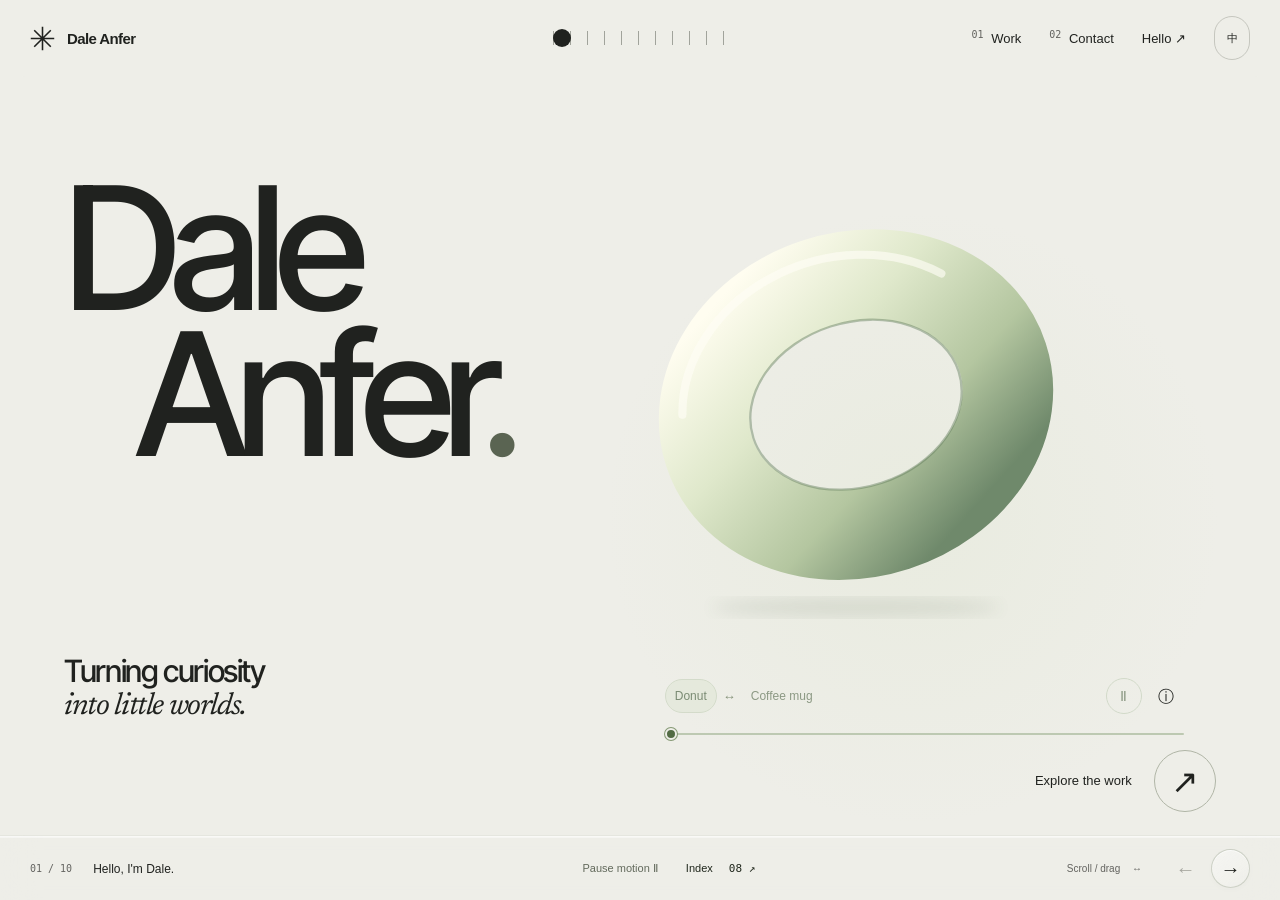
<file: index.html>
<!doctype html>
<html lang="zh-CN">
<head>
  <meta charset="utf-8">
  <meta name="viewport" content="width=device-width,initial-scale=1">
  <meta name="theme-color" content="#eaeae8">
  <meta name="description" content="Dale Anfer 的个人实验场。体验 SlideFetch、Soda Lab、FaceDrop 和近场 Nearstage，也看看正在构建的阅读工具。" data-i18n-content="siteDescription">
  <title>Dale Anfer — An independent playground.</title>
  <script data-poster-priority>{const posters={"products":{"href":"assets/art/slidefetch-art-1280-v1.webp","mobile":"assets/art/slidefetch-art-640-v1.webp","srcset":"assets/art/slidefetch-art-640-v1.webp 640w, assets/art/slidefetch-art-1280-v1.webp 1280w"},"soda":{"href":"assets/art/soda-art-1280-v1.webp","mobile":"assets/art/soda-art-640-v1.webp","srcset":"assets/art/soda-art-640-v1.webp 640w, assets/art/soda-art-1280-v1.webp 1280w"},"facedrop":{"href":"assets/art/facedrop-art-1280-v1.webp","mobile":"assets/art/facedrop-art-640-v1.webp","srcset":"assets/art/facedrop-art-640-v1.webp 640w, assets/art/facedrop-art-1280-v1.webp 1280w"},"nearstage":{"href":"assets/art/nearstage-art-1280-v1.webp","mobile":"assets/art/nearstage-art-640-v1.webp","srcset":"assets/art/nearstage-art-640-v1.webp 640w, assets/art/nearstage-art-1280-v1.webp 1280w"},"rubik":{"href":"assets/art/rubik-art-1280-v1.webp","mobile":"assets/art/rubik-art-640-v1.webp","srcset":"assets/art/rubik-art-640-v1.webp 640w, assets/art/rubik-art-1280-v1.webp 1280w"},"quant":{"href":"assets/art/quant-art-1280-v1.webp","mobile":"assets/art/quant-art-640-v1.webp","srcset":"assets/art/quant-art-640-v1.webp 640w, assets/art/quant-art-1280-v1.webp 1280w"},"film":{"href":"assets/art/film-art-1280-v1.webp","mobile":"assets/art/film-art-640-v1.webp","srcset":"assets/art/film-art-640-v1.webp 640w, assets/art/film-art-1280-v1.webp 1280w"},"margin":{"href":"assets/art/margin-art-1280-v1.webp","mobile":"assets/art/margin-art-640-v1.webp","srcset":"assets/art/margin-art-640-v1.webp 640w, assets/art/margin-art-1280-v1.webp 1280w"}};const selected=posters[location.hash.slice(1)];if(selected){const small=matchMedia("(max-width:800px)").matches;const link=document.createElement("link");link.rel="preload";link.as="image";link.href=small?selected.mobile:selected.href;if(!small&&selected.srcset){link.imageSrcset=selected.srcset;link.imageSizes="calc(100vw - 100px)";}link.fetchPriority="high";document.head.append(link);}}</script>
  <link rel="icon" type="image/svg+xml" href="assets/exhibit-mark.svg">
  <link rel="preload" href="assets/inter-tight-medium-ui.woff2" as="font" type="font/woff2" crossorigin>
  <style data-site-styles>@font-face{font-family:Inter Tight;font-style:normal;font-weight:500;font-display:swap;src:url(assets/inter-tight-medium-ui.woff2)format(woff2)}:root{--buncss-light:initial;--buncss-dark: ;color-scheme:light;--canvas:#e8e8e6;--ink:#151515;--muted:#646460;--yellow:#faff00;--line:#d1d1ce;--font:Arial,Helvetica,"Microsoft YaHei",sans-serif}*,*:before,*:after{box-sizing:border-box}html{scroll-behavior:smooth}body{color:var(--ink);background:var(--canvas);font-family:var(--font);-webkit-font-smoothing:antialiased;margin:0}button,input,select,textarea{font:inherit}button,summary,select{cursor:pointer}button,a,input,textarea,select{-webkit-tap-highlight-color:transparent}button,a{color:inherit}a{text-decoration:none;text-underline-offset:5px}button{border-radius:0}button:disabled{cursor:default}img,svg{display:block;max-width:100%}[hidden]{display:none!important}::selection{color:var(--ink);background:var(--yellow)}:focus-visible{outline:2px solid #6658bb;outline-offset:5px}.sr-only{position:absolute;overflow:hidden;clip-path:inset(50%);white-space:nowrap;width:1px;height:1px;margin:-1px;padding:0}.skip-link{position:fixed;z-index:20;background:var(--yellow);padding:14px;top:-80px;left:20px}.skip-link:focus{top:15px}.exhibit-header{display:grid;grid-template-columns:1fr auto 1fr;align-items: center;gap:30px;height:92px;padding-inline-start:35px;padding-inline-end:35px}.exhibit-identity{display:inline-flex;letter-spacing:-.045em;align-items: center;gap:12px;font-size:15px;font-weight:600}.exhibit-identity svg{transition:transform .25s}.exhibit-identity:hover svg{transform:rotate(45deg)}.header-note{color:var(--muted);margin-left:auto;margin-right:80px;font-size:10px;line-height:1.45}.exhibit-header nav{display:flex;justify-self:end;align-items: center;gap:31px;font-size:11px}.exhibit-header nav a{padding-block-start:10px;padding-block-end:10px}.exhibit-header nav a:hover,.exhibit-header nav a[aria-current]{text-decoration:underline}.exhibit-header nav a>span{color:var(--muted);vertical-align:super;margin-right:4px;font:8px ui-monospace,Consolas,monospace}.gallery{position:relative;display:flex;overflow-x:auto;overflow-y:hidden;scroll-snap-type:none;scrollbar-width:none;overscroll-behavior-x:contain;outline-offset:-5px;align-items:stretch;gap:36px;height:calc(100svh - 164px);min-height:570px;padding:16px 7vw 22px}.gallery::-webkit-scrollbar{display:none}.gallery:not([data-ready=true]){scrollbar-width:thin}.gallery:not([data-ready=true])::-webkit-scrollbar{display:block;height:4px}.gallery::-webkit-scrollbar-thumb{background:#a3a39e}.gallery.is-dragging{cursor:grabbing;scroll-snap-type:none;user-select:none}.exhibit-panel{position:relative;display:grid;grid-template-rows:auto minmax(0,1fr)auto;overflow:hidden;scroll-snap-align:center;flex:0 0 min(78vw,1120px);gap:20px;padding:28px 38px 33px}.panel-index{position:relative;z-index:2;display:flex;letter-spacing:.075em;justify-content:space-between;align-items: center;gap:25px;font-size:9px;line-height:1.5}.panel-index>span:last-child{text-align:right}.cover-panel{display:flex;background:#fff;flex-direction:column;flex-basis:86vw;justify-content:space-between;padding:30px 50px 34px}.cover-orb{position:absolute;aspect-ratio:1;background:var(--yellow);transform:translate(var(--orb-x,0px),calc(-50% + var(--orb-y,0px)))scale(var(--orb-scale,1));pointer-events:none;border-radius:50%;width:min(60vw,100svh - 155px);min-width:420px;transition:transform .55s cubic-bezier(.2,.8,.2,1);top:50%;right:-2%}.orb-crosshair{position:absolute;opacity:.7;width:22px;height:22px;top:50%;left:50%}.orb-crosshair:before,.orb-crosshair:after{content:"";position:absolute;background:#171717}.orb-crosshair:before{width:22px;height:1px;top:10px;left:0}.orb-crosshair:after{width:1px;height:22px;top:0;left:10px}.cover-panel h1{position:relative;z-index:1;font-family:"Inter Tight",var(--font);letter-spacing:-.057em;width:100%;margin:19px 0;font-size:clamp(64px,min(7.35vw,25svh - 92.5px),118px);font-weight:500;line-height:.99}.cover-panel h1>span{display:block}.cover-panel h1>span:nth-child(2),.cover-panel h1>span:nth-child(4){padding-left:4.2vw}.cover-panel h1>span:nth-child(3){padding-left:8.4vw}.cover-panel h1 a{text-decoration:none}.cover-panel h1 a:hover{text-decoration:underline;text-decoration-thickness:.035em;text-underline-offset:.09em}.cover-bottom{position:relative;z-index:2;display:flex;justify-content:space-between;align-items: end;gap:30px}.cover-bottom>p{margin:0;font-size:12px;line-height:1.8}.cover-explore{display:inline-flex;text-align:left;background:0 0;border:0;align-items: center;gap:29px;padding:8px 0;font-size:12px}.cover-explore>span:last-child{transition:transform .2s;font-size:41px;font-weight:400}.cover-explore:hover>span:last-child{transform:translate(4px,-4px)}.cover-explore .cover-explore-label{letter-spacing:.09em;font-size:8px;line-height:1.9}.cover-explore-label b{letter-spacing:0;font-size:10px;font-weight:400}.orb-caption{position:absolute;z-index:2;letter-spacing:.1em;font-size:7px;line-height:1.6;bottom:122px;right:7%}.live-work-panel{gap:22px}.slidefetch-panel{color:#183249;background:#d8e5f3}.soda-panel{color:#203b43;background:#c9dfe2}.facedrop-panel{color:#2d361b;background:#e1e9bf}.nijo-panel{color:#334334;background:#dce1d5}.hogwarts-panel{color:#ece9de;background:#263c38}.work-status{display:inline-flex;align-items: center;gap:7px}.work-status:before{content:"";background:currentColor;border-radius:50%;width:4px;height:4px}.work-preview{display:grid;grid-template-rows:26px minmax(0,1fr);overflow:hidden;background:#fff;border:1px solid #23334026;place-self: center;width:94%;height:min(43svh,430px);min-height:0;max-height:100%;transition:transform .3s,box-shadow .3s;transform:rotate(-.7deg);box-shadow:0 18px 40px #15262d18}.work-preview:hover{transform:translateY(-4px)rotate(0);box-shadow:0 25px 50px #15262d24}.work-preview:focus-visible{transform:translateY(-4px)rotate(0);box-shadow:0 25px 50px #15262d24}.work-preview img{display:block;object-fit:cover;object-position:center;width:100%;height:100%;min-height:0}.preview-chrome{display:flex;color:#647077;background:#f8f9f7;border-bottom:1px solid #dfe3e4;align-items: center;gap:11px;padding-inline-start:13px;padding-inline-end:13px;font:7px ui-monospace,Consolas,monospace}.preview-chrome>i{background:#b9c1c3;border-radius:50%;width:4px;height:4px;margin-right:10px;box-shadow:7px 0 #b9c1c3,14px 0 #b9c1c3}.preview-chrome>span:last-child{margin-left:auto;font-size:13px}.slidefetch-panel .work-preview img{object-position:top}.soda-panel .work-preview{background:#050b11;transform:rotate(.8deg)}.facedrop-panel .work-preview{background:#0c0d14;transform:rotate(-1deg)}.nijo-panel .work-preview,.hogwarts-panel .work-preview{width:100%;transform:none}.hogwarts-panel .preview-chrome{color:#c6c9bb;background:#1c2c28;border-color:#50635a}.hogwarts-panel .panel-link{color:#e8d5a3}.soda-panel .work-preview:hover,.facedrop-panel .work-preview:hover{transform:translateY(-4px)}.work-kicker{display:block;letter-spacing:.1em;opacity:.75;margin-bottom:13px;font-size:7px}.live-work-panel .product-panel-bottom h2>span{font:10px/1.5 var(--font);letter-spacing:0;vertical-align:middle;margin:10px 0 0 15px}.margin-panel{background:#f2f0e7}.product-panel-bottom{position:relative;z-index:1;display:flex;justify-content:space-between;align-items: end;gap:30px}.product-panel-bottom h2{font-family:"Inter Tight",var(--font);letter-spacing:-.06em;margin:0;font-size:clamp(45px,4.5vw,72px);font-weight:500;line-height:.93}.product-panel-bottom h2>span{display:inline-block;vertical-align:top;margin:0 0 0 8px;font-size:15px}.product-panel-bottom p{margin:14px 0 0;font-size:12px;line-height:1.8}.panel-link{display:inline-flex;white-space:nowrap;background:0 0;border:0;border-bottom:1px solid;justify-content:space-between;align-items: center;gap:24px;padding:11px 0;font-size:11px}.panel-link>span{font-size:24px;line-height:.7}.panel-link:hover>span{transform:translate(2px,-2px)}.reader-concept{background:#fffefa;border:1px solid #c8c8ba;border-radius:2px;place-self: center;width:91%;max-height:100%;transform:rotate(-1.3deg);box-shadow:0 15px 32px #77745d12}.reader-top{display:flex;color:#737269;border-bottom:1px solid #e5e3d8;align-items: center;gap:14px;padding:11px 19px;font-size:8px}.reader-logo{color:#343c2c;letter-spacing:-.1em;font:25px/1 Georgia,serif}.concept-label{opacity:.8;margin-left:auto;font-size:8px}.reader-pages{display:grid;grid-template-columns:1.5fr 1fr}.reader-paper{border-right:1px solid #e5e3d8;min-width:0;padding:clamp(18px,2.1vw,34px)}.reader-chapter{color:#828275;letter-spacing:.1em;font-size:7px}.reader-paper h3{color:#3c4134;letter-spacing:-.04em;margin:19px 0;font-family:Georgia,SimSun,serif;font-size:clamp(22px,2.7vw,39px);font-weight:400;line-height:1.35}.reader-paper p{max-width:300px;margin:0;font-size:12px;line-height:2}.reader-paper mark{color:inherit;background:0 0;transition:background .3s}.is-highlighted .reader-paper mark{background:#f0e876}.paper-lines{display:grid;gap:7px;max-width:270px;margin-top:14px}.paper-lines i{background:#e7e5da;height:1px}.paper-lines i:last-child{width:73%}.annotation-button{display:flex;color:#585f46;background:0 0;border:0;align-items: center;gap:20px;margin-top:15px;padding:7px 0 0;font-size:9px}.annotation-button span{font-size:15px}.reader-annotation{display:flex;color:#71754f;flex-direction:column;justify-content:center;align-items: start;padding:25px}.annotation-number{font:14px Georgia,serif}.reader-annotation p{letter-spacing:-.05em;margin:20px 0;font-size:clamp(16px,1.9vw,24px);line-height:1.6}.reader-annotation strong{color:#35412d;font-weight:400}.annotation-line{background:#a8b087;width:40px;height:1px;margin-bottom:15px;transition:width .25s}.is-highlighted .annotation-line{width:90px}.annotation-source{letter-spacing:.08em;font-size:6px}.portfolio-panel{background:#b7c4ee}.portfolio-concept{--demo-accent:#8da9f4;position:relative;place-self: center;width:78%;max-height:100%;padding-top:25px}.portfolio-toolbar{position:absolute;z-index:2;display:flex;color:#36425e;letter-spacing:.1em;justify-content:space-between;align-items: center;gap:15px;font-size:7px;top:0;left:0;right:0}.theme-choices{display:flex;align-items: center;gap:8px;padding-bottom:4px}.theme-swatch{outline-offset:3px;border:1px solid #0003;border-radius:50%;width:15px;height:15px;padding:0}.theme-swatch[aria-pressed=true]{outline:1px solid #29334b}.blue-swatch{background:#7f9aff}.coral-swatch{background:#ee947d}.yellow-swatch{background:#eff56b}.portfolio-sheet{position:relative;overflow:hidden;background:#fafaf7;min-height:290px;padding:24px 30px;transform:rotate(2deg);box-shadow:0 22px 45px #354d8930}.portfolio-sheet-top{position:relative;z-index:2;display:flex;justify-content:space-between;gap:20px;font-size:8px}.portfolio-sheet-top>span:last-child{font-size:18px}.portfolio-sheet h3{position:relative;z-index:1;font-family:"Inter Tight",var(--font);letter-spacing:-.055em;margin:51px 0 24px;font-size:clamp(40px,4.7vw,69px);font-weight:500;line-height:.95}.portfolio-sheet-caption{position:relative;z-index:1;letter-spacing:.13em;font-size:6px}.portfolio-shape{position:absolute;display:grid;grid-template-columns:1fr 1fr;width:62%;height:100%;top:0;right:-14%;transform:rotate(-12deg)}.portfolio-shape span{background:var(--demo-accent);transition:background .25s}.portfolio-shape span:first-child{border-radius:50% 50% 0}.portfolio-shape span:nth-child(2){border-radius:50% 50% 50% 0}.portfolio-shape span:nth-child(3){border-radius:50% 0 50% 50%}.portfolio-shape span:nth-child(4){border-radius:0 50% 50%}.portfolio-demo-caption{display:flex;color:#36425e;justify-content:space-between;margin:17px 0 0;font-size:9px}.frame-panel{color:#f5f5ef;background:#1c1e20}.frame-panel .panel-index{color:#c6c7c3}.frame-concept{place-self: center;width:89%}.frame-screen{position:relative;overflow:hidden;background:#434993;border-radius:3px;height:clamp(180px,25svh,320px)}.frame-geometry{position:absolute;overflow:hidden;inset:0}.frame-geometry div{position:absolute;aspect-ratio:1;transform:translateX(var(--frame-shift,0%));background:#effb7b;border-radius:50%;width:65%;transition:transform .12s linear;top:-36%;left:6%}.frame-geometry span{position:absolute;aspect-ratio:1;border:40px solid #98b9f0;border-radius:50%;width:45%;top:30%;right:4%}.frame-geometry i{position:absolute;background:#c9d4fb;width:100%;height:2px;top:57%;left:0;transform:rotate(-25deg)}.frame-screen-label{position:absolute;color:#fff;letter-spacing:.1em;text-shadow:0 1px 4px #222;font-size:7px;bottom:17px;left:18px}.frame-count{position:absolute;color:#fff;background:#161a27;padding:4px 6px;font:10px ui-monospace,Consolas,monospace;bottom:14px;right:16px}.frame-screen .concept-label{position:absolute;color:#fff;background:#161a27;padding:3px 5px;top:13px;right:16px}.frame-timeline{position:relative;margin-top:12px}.frame-thumbnails{display:grid;grid-template-columns:repeat(8,1fr);background:#333637;border-radius:3px;gap:3px;height:38px;padding:4px}.frame-thumbnails i{background:linear-gradient(135deg,#9aa6d6,#5e6497)}.frame-thumbnails i:nth-child(3n){background:linear-gradient(135deg,#d5e4a0,#717c50)}.frame-thumbnails i:nth-child(2n){background:linear-gradient(135deg,#e1a08a,#967066)}.frame-scrubber{position:absolute;display:flex;align-items: center;inset:-5px 3px}.frame-scrubber input{appearance:none;-webkit-appearance:none;cursor:ew-resize;background:0 0;width:100%;height:52px;margin:0}.frame-scrubber input::-webkit-slider-thumb{background:var(--yellow);appearance:none;-webkit-appearance:none;border:1px solid #eee;border-radius:0;width:4px;height:48px}.frame-scrubber input::-moz-range-thumb{background:var(--yellow);border:1px solid #eee;border-radius:0;width:3px;height:48px}.frame-evidence{display:flex;align-items: center;gap:16px;margin-top:16px}.frame-evidence>span:first-child{color:#c4ce9c;white-space:nowrap;font-size:8px}.frame-evidence b{font-weight:400}.frame-evidence p{color:#dadcda;margin:0;font-size:10px;line-height:1.7}.frame-evidence .frame-hint{color:#a7aca6;white-space:nowrap;margin-left:auto;font-size:8px}.notes-panel{background:var(--yellow);flex-basis:min(74vw,1030px);gap:18px}.notes-panel>h2{font-family:"Inter Tight",var(--font);letter-spacing:-.06em;align-self: center;margin:0;font-size:clamp(60px,7.5vw,110px);font-weight:500;line-height:.9}.notes-panel>h2>span{margin-left:40px;font-size:.8em}.exhibit-notes{border-top:1px solid #17171766}.exhibit-notes>a{display:grid;grid-template-columns:28px 1fr 22px;border-bottom:1px solid #17171744;align-items: center;gap:20px;padding-block-start:17px;padding-block-end:17px}.exhibit-notes>a>span{font:9px ui-monospace,Consolas,monospace}.exhibit-notes h3{margin:0;font-size:13px;font-weight:400;line-height:1.7}.exhibit-notes p{color:#47491f;margin:5px 0 0;font-size:9px}.exhibit-notes b{transition:transform .2s;font-size:22px;font-weight:400}.exhibit-notes a:hover b{transform:translate(3px,-3px)}.exhibit-notes a:hover h3{text-decoration:underline;text-underline-offset:4px}.about-panel{color:#f3f3ef;background:#141414;flex-basis:min(78vw,1100px)}.about-panel .panel-index{color:#b9b9b4}.about-panel h2{font-family:"Inter Tight",var(--font);letter-spacing:-.055em;align-self: center;margin:10px 0;font-size:clamp(58px,6.8vw,100px);font-weight:500;line-height:.96}.about-panel h2>span{color:var(--yellow)}.about-panel{grid-template-rows:auto minmax(240px,1fr)auto auto;gap:18px}.character-stage{position:relative;display:flex;align-self:stretch;align-items: center;min-height:0}.about-panel .character-stage h2{text-transform:uppercase;font-size:clamp(74px,min(16vw,26svh),225px);font-weight:500}.character-canvas{position:absolute;opacity:0;pointer-events:none;width:100%;height:100%;inset:0}.character-stage[data-character-ready=true] .character-canvas{opacity:1}.character-stage[data-character-ready=true] h2{opacity:0}.character-replay{position:absolute;color:#d1d1ca;background:0 0;border:1px solid #f3f3ef33;border-radius:50%;width:44px;height:44px;padding:0;font-size:23px;bottom:0;right:0}.character-replay:hover{color:var(--yellow);border-color:var(--yellow)}.character-stage:not([data-character-ready=true]) .character-replay{visibility:hidden}@media (prefers-reduced-motion:reduce){.character-replay{display:none}}.about-panel-bottom{display:grid;grid-template-columns:minmax(0,1fr)auto;align-items: end;gap:40px}.about-panel-bottom p{color:#c5c5c0;max-width:430px;margin:0;font-size:12px;line-height:1.9}.about-contact{display:flex;color:var(--yellow);letter-spacing:-.03em;align-items: center;gap:35px;font-size:22px}.about-contact>span{font-size:43px}.about-panel .about-email{gap:14px;min-width:0;max-width:100%;min-height:44px;font-size:clamp(15px,1.65vw,22px)}.about-panel .about-email .about-email-address{font:inherit;letter-spacing:0;overflow-wrap:anywhere;min-width:0;line-height:1.4}@media (max-width:800px){.about-panel .about-panel-bottom{grid-template-columns:1fr;gap:16px}}.about-links{display:flex;color:#b9b9b4;flex-wrap:wrap;align-items: center;gap:21px;margin-top:5px;padding-top:6px;font-size:9px}.about-links>span:last-child{margin-left:auto}.about-links a:hover{color:var(--yellow)}.exhibit-controls{display:flex;justify-content:space-between;align-items: center;gap:35px;height:72px;padding-inline-start:35px;padding-inline-end:35px}.controls-caption{color:var(--muted);letter-spacing:.08em;font-size:7px}.gallery-position{display:flex;align-items: center;gap:21px;min-width:275px;font-size:10px}#gallery-count{color:var(--muted);min-width:42px;font:9px ui-monospace,Consolas,monospace}.gallery-map{width:min(16vw,220px)}.gallery-map input{display:block;appearance:none;-webkit-appearance:none;cursor:pointer;background:repeating-linear-gradient(90deg,#9b9b94 0 1px,#0000 1px 8px);width:100%;height:17px;margin:0}.gallery-map input::-webkit-slider-thumb{appearance:none;-webkit-appearance:none;background:var(--canvas);border:1px solid #111;border-radius:0;width:22px;height:21px}.gallery-map input::-moz-range-thumb{background:var(--canvas);border:1px solid #111;border-radius:0;width:20px;height:19px}.gallery-actions{display:flex;align-items: center;gap:6px}.gallery-hint{color:var(--muted);margin-right:27px;font-size:9px}.gallery-hint span{margin-left:9px}.gallery-actions button{background:0 0;border:1px solid #0000;width:35px;height:35px;padding:0;font-size:21px;line-height:1}.gallery-actions button:hover:not(:disabled){background:#f5f5f0;border-color:#c8c8c1}.gallery-actions button:disabled{color:#a7a7a0}.no-script-note{padding:0 32px 20px;font-size:12px}dialog{color:var(--ink);background:#f5f5f0;border:0;width:min(540px,100% - 36px);max-height:calc(100dvh - 40px);padding:45px 36px 34px;box-shadow:0 30px 100px #0002}dialog::backdrop{backdrop-filter:blur(5px);background:#25252570}.dialog-close,.contact-close{position:absolute;color:#555;background:0 0;border:0;width:35px;height:35px;font-size:25px;top:11px;right:13px}.dialog-eyebrow{letter-spacing:.12em;font-size:9px}dialog h2{letter-spacing:-.065em;overflow-wrap:anywhere;margin:22px 0 15px;font-size:44px;font-weight:500}.dialog-tagline{margin:0 0 20px;font-size:15px;line-height:1.7}#dialog-description{color:#62625c;font-size:13px;line-height:1.9}.dialog-note{display:flex;border-top:1px solid #d5d5cc;align-items:baseline;gap:15px;margin-block-start:22px;margin-block-end:22px;padding-top:15px}.dialog-note p{color:#62625c;margin:0;font-size:12px;line-height:1.8}.solid-button{display:inline-flex;color:var(--ink);background:var(--yellow);border:1px solid #d2d72b;justify-content:center;align-items: center;gap:20px;min-height:43px;padding:11px 17px;font-size:12px;line-height:1.5}.solid-button:hover{background:#e7ec16}#contact details>summary{letter-spacing:-.055em;list-style:none;cursor:default;pointer-events:none;margin:0 0 25px;font-size:45px}#contact details>summary::-webkit-details-marker{display:none}#contact-help{color:#63635d;margin:0 0 25px;font-size:12px;line-height:1.8}#contact-form{display:grid;gap:20px}#contact-form label{display:grid;gap:9px;font-size:12px}.field-row{display:grid;grid-template-columns:1fr 1fr;gap:18px}#contact input,#contact select,#contact textarea{color:var(--ink);background:#fefefb;border:1px solid #cdcdc4;border-radius:0;width:100%;min-height:43px;padding:10px 12px}#contact textarea{resize:vertical;line-height:1.8}.form-actions{display:grid;justify-items:start;gap:12px}#form-status{color:#555b38;margin:0;font-size:11px;line-height:1.8}.form-footnote{color:#63635d;font-size:10px;line-height:1.8}@media (min-width:1600px){.gallery{padding-inline-start:8vw;padding-inline-end:8vw}.cover-panel{flex-basis:82vw;padding-inline-start:55px;padding-inline-end:55px}}@media (max-width:1100px){.header-note{margin-right:30px}.gallery{gap:22px}.exhibit-panel{padding:24px 28px 28px}.cover-panel{padding:27px 36px}.cover-panel h1{font-size:clamp(64px,min(7.45vw,25svh - 92.5px),100px)}.portfolio-concept{width:86%}.portfolio-sheet{min-height:245px;padding:21px}.portfolio-sheet h3{margin-top:40px}.gallery-position{gap:15px;min-width:215px}.reader-concept{width:95%}.reader-paper{padding:21px}.reader-annotation{padding:20px}.frame-concept{width:95%}.frame-evidence .frame-hint{display:none}}@media (max-width:800px){html{scroll-padding-top:20px}.exhibit-header{display:flex;justify-content:space-between;gap:20px;height:79px;padding-inline-start:20px;padding-inline-end:20px}.header-note{display:none}.exhibit-header nav{gap:22px}.exhibit-header nav a>span{display:none}.gallery{display:block;overflow:visible;scroll-snap-type:none;height:auto;min-height:0;padding:0 16px 88px}.exhibit-panel{gap:25px;width:100%;min-height:620px;margin-bottom:16px;padding:25px 28px 29px;scroll-margin-top:15px}.cover-panel{height:calc(100svh - 160px);min-height:550px;max-height:830px}.cover-panel h1{font-size:clamp(42px,8.5vw,75px);line-height:1.03}.cover-panel h1>span:nth-child(2),.cover-panel h1>span:nth-child(4){padding-left:2vw}.cover-panel h1>span:nth-child(3){padding-left:4vw}.cover-orb{width:84vw;min-width:0;right:-20%}.cover-bottom{flex-direction:column;align-items: start;gap:20px}.cover-bottom>p,.cover-explore{font-size:12px}.orb-caption{font-size:7px;bottom:160px;right:25px}.panel-index{gap:15px;font-size:8px}.reader-concept{max-width:600px}.reader-paper h3{font-size:32px}.reader-paper p{font-size:12px}.reader-annotation p{font-size:22px}.product-panel-bottom h2{font-size:52px}.product-panel-bottom p{font-size:12px}.portfolio-concept{width:83%;max-width:550px}.portfolio-sheet h3{font-size:60px}.portfolio-sheet{min-height:270px}.frame-concept{max-width:600px}.live-work-panel{min-height:670px}.work-preview{aspect-ratio:1.55;width:100%;height:auto;max-height:none}.work-preview img{object-fit:cover}.live-work-panel .work-kicker{font-size:6px}.frame-screen{height:245px}.notes-panel{min-height:690px}.notes-panel>h2{margin-block-start:10px;margin-block-end:18px;font-size:81px}.about-panel h2{font-size:clamp(51px,8vw,76px)}.exhibit-controls{position:fixed;z-index:5;backdrop-filter:blur(12px);background:#eaeae8ed;border-top:1px solid #d0d0c9;gap:20px;height:65px;padding-inline-start:20px;padding-inline-end:20px;bottom:0;left:0;right:0}.gallery-position{flex:1;gap:12px;min-width:0}.gallery-map,.controls-caption,.gallery-hint{display:none}}@media (max-width:480px){.exhibit-header{padding-inline-start:17px;padding-inline-end:17px}.exhibit-identity{white-space:nowrap;gap:8px;font-size:13px}.exhibit-identity svg{width:20px;height:20px}.exhibit-header nav{gap:18px;font-size:10px}.exhibit-header nav a:last-child{display:none}.exhibit-panel{padding:23px 23px 27px}.cover-panel h1{letter-spacing:-.06em;font-size:clamp(35px,9.25vw,47px)}.cover-panel h1>span:nth-child(2),.cover-panel h1>span:nth-child(3),.cover-panel h1>span:nth-child(4){padding-left:0}.cover-panel{min-height:550px}.cover-orb{width:98vw;top:47%;right:-25%}.cover-panel .panel-index>span:last-child{display:none}.cover-bottom>p{font-size:11px}.orb-caption{font-size:6px;bottom:172px;right:22px}.cover-explore{gap:19px;font-size:11px}.margin-panel{min-height:640px}.reader-pages{grid-template-columns:1.5fr 1fr}.reader-top{gap:8px;padding:10px 12px;font-size:6px}.reader-top .concept-label{font-size:6px}.reader-paper{padding:18px 14px}.reader-chapter{font-size:5px}.reader-paper h3{margin-block-start:17px;margin-block-end:17px;font-size:25px}.reader-paper p{font-size:10px;line-height:1.9}.reader-annotation{padding:14px 10px}.reader-annotation p{font-size:16px}.annotation-source{font-size:5px}.annotation-button{gap:7px;font-size:8px}.product-panel-bottom{flex-direction:column;align-items: start;gap:20px}.product-panel-bottom h2{font-size:48px}.live-work-panel{min-height:620px}.live-work-panel .product-panel-bottom h2{font-size:clamp(35px,11vw,48px)}.live-work-panel .product-panel-bottom h2>span{margin-left:10px;font-size:9px}.work-preview{grid-template-rows:22px minmax(0,1fr)}.preview-chrome{padding-inline-start:10px;padding-inline-end:10px;font-size:6px}.product-panel-bottom p{margin-top:12px;font-size:11px}.panel-link{gap:23px;padding-block-start:7px;padding-block-end:7px;font-size:10px}.portfolio-panel{min-height:690px}.portfolio-concept{width:95%}.portfolio-sheet{min-height:235px;padding:18px}.portfolio-sheet h3{margin-top:43px;font-size:47px}.portfolio-sheet-top{font-size:7px}.portfolio-demo-caption{font-size:8px}.frame-panel{min-height:660px}.frame-concept{width:100%}.frame-screen{height:210px}.frame-geometry span{border-width:25px}.frame-screen-label{font-size:6px;left:12px}.frame-evidence{align-items:baseline;gap:10px}.frame-evidence p{font-size:9px}.notes-panel{min-height:680px}.notes-panel>h2{font-size:65px}.notes-panel>h2>span{margin-left:20px}.exhibit-notes>a{grid-template-columns:20px 1fr 17px;gap:11px;padding-block-start:19px;padding-block-end:19px}.exhibit-notes h3{font-size:12px}.exhibit-notes p{font-size:8px}.about-panel{min-height:730px}.about-panel h2{font-size:51px}.about-panel-bottom{grid-template-columns:1fr;gap:25px}.about-panel-bottom p{font-size:11px}.about-contact{font-size:21px}.about-contact>span{font-size:32px}dialog{padding:45px 25px 30px}dialog h2{font-size:38px}.field-row{grid-template-columns:1fr;gap:18px}}@media (prefers-reduced-motion:reduce){html{scroll-behavior:auto}*,*:before,*:after{animation:none!important;transition:none!important}}

@font-face{font-family:Newsreader;font-style:italic;font-weight:400;font-display:swap;src:url(assets/newsreader-italic-ui.woff2)format(woff2)}:root{--canvas:#eeeee8;--ink:#20221f;--yellow:#e8ff57}body.exhibit-home{background:var(--canvas)}[data-i18n]{white-space:pre-line}.exhibit-home .panel-link>[data-i18n],.exhibit-home .exhibit-header nav a>[data-i18n],.exhibit-home [data-index-open]>[data-i18n]{font:inherit;color:inherit;letter-spacing:inherit;vertical-align:baseline;margin:0}.exhibit-home [data-index-open]>[data-i18n],.exhibit-home .exhibit-header nav a>[data-i18n]{display:inline}.language-toggle{color:var(--ink);background:0 0;border:1px solid #a1a39b88;border-radius:20px;min-width:36px;min-height:44px;padding:7px;font:11px ui-monospace,Consolas,monospace}.language-toggle:hover{background:#e8ff5770;border-color:#89916c}.exhibit-header{height:76px;padding-inline-start:30px;padding-inline-end:30px}.exhibit-identity{letter-spacing:-.04em}.exhibit-header nav{gap:28px}.gallery-map{width:174px}.gallery-map input{background:repeating-linear-gradient(90deg,#a1a39b 0 1px,#0000 1px 17px);height:14px}.gallery-map input::-webkit-slider-thumb{background:var(--ink);border:0;border-radius:50%;width:18px;height:18px}.gallery-map input::-moz-range-thumb{background:var(--ink);border:0;border-radius:50%;width:18px;height:18px}.gallery{gap:22px;height:calc(100svh - 140px);min-height:580px;padding:0 22px}.exhibit-panel{border-radius:3px;flex-basis:calc(100vw - 100px);padding:32px 44px 38px}.gallery.is-dragging *{cursor:grabbing!important}.panel-index{letter-spacing:.055em;font-size:9px}.cover-panel{position:relative;display:block;background:var(--canvas);flex-basis:calc(100vw - 44px);padding:26px 3.3vw}.cover-panel>.panel-index{z-index:5}.hero-halo{position:absolute;z-index:0;aspect-ratio:1;background:radial-gradient(circle,#e8ff5745,#0000 69%);border-radius:50%;width:min(52vw,750px);top:10%;right:0}.cover-panel h1.hero-name{position:absolute;z-index:2;letter-spacing:-.085em;width:auto;margin:0;font-size:clamp(110px,min(15.4vw,25svh),235px);font-weight:500;line-height:.82;top:11%;left:3.3vw}.cover-panel h1.hero-name>span{display:block;padding:0}.cover-panel h1.hero-name>span:nth-child(2){padding-left:7vw}.hero-period{color:#5a6452}.sculpture-trigger{position:absolute;z-index:3;cursor:grab;touch-action:pan-y;background:0 0;border:0;width:64%;height:85%;margin:0;padding:0;top:3%;right:1%}.sculpture-trigger:active{cursor:grabbing}.sculpture-trigger:focus-visible{outline-offset:-20px;border-radius:50%}#kinetic-sculpture{display:block;opacity:0;width:100%;height:100%}.sculpture-still{position:absolute;object-fit:contain;pointer-events:none;width:100%;height:100%;inset:0}.sculpture-still~.sculpture-fallback{display:none}.is-rendered .sculpture-still{opacity:0;transition:opacity .9s}.is-rendered #kinetic-sculpture{opacity:1;transition:opacity .9s}.sculpture-fallback{position:absolute;border:64px solid #777f7c;border-radius:46%;inset:17% 21%;transform:rotate(-30deg);box-shadow:inset 10px 4px 16px #111b,9px 10px 7px #fff,inset -14px -12px 18px #fff}.is-rendered .sculpture-fallback{display:none}.sculpture-trigger.is-webgl:after{content:"";position:absolute;z-index:-1;filter:blur(17px);background:#26302225;border-radius:50%;height:5%;bottom:8%;left:26%;right:22%}.sculpture-caption{position:absolute;z-index:4;display:grid;text-align:right;letter-spacing:.02em;pointer-events:none;gap:8px;font:8px ui-monospace,Consolas,monospace;bottom:15%;right:7%}.sculpture-caption>span:nth-child(2){color:#62665d;font:10px var(--font)}.paradox-note{position:relative;pointer-events:auto;font:10px/1.7 var(--font)}.paradox-note summary{cursor:pointer;list-style:none;min-height:44px;padding:7px 0}.paradox-note summary::-webkit-details-marker{display:none}.paradox-note p{position:absolute;z-index:10;color:#48513f;text-align:left;background:#f8f8f0f5;border:1px solid #cbd1bf;border-radius:8px;width:min(320px,100vw - 65px);margin:0;padding:17px 19px;bottom:32px;right:0;box-shadow:0 12px 35px #303d2914}.paradox-note a{text-decoration:underline}.hero-introduction{position:absolute;z-index:4;pointer-events:none;bottom:14%;left:3.3vw}.hero-introduction>p{font-family:"Inter Tight",var(--font);letter-spacing:-.045em;margin:0 0 18px;font-size:clamp(24px,2.4vw,36px);line-height:1.02}.hero-introduction em{font-family:Newsreader,Georgia,serif;font-weight:400}.hero-introduction>span{color:#60645b;font-size:11px;line-height:1.9}.cover-bottom{position:absolute;z-index:5;align-items: end;bottom:24px;left:3.3vw;right:3.3vw}.hero-small-note{color:#7a7d73;letter-spacing:.03em;font:7px/1.7 ui-monospace,Consolas,monospace}.cover-explore{gap:22px;padding:0}.cover-explore-label{text-align:right}.cover-explore>span:last-child{display:grid;border:1px solid #b0b5a6;border-radius:50%;place-items: center;width:62px;height:62px;transition:background .25s,transform .25s;font-size:33px}.cover-explore:hover>span:last-child{background:var(--yellow);transform:rotate(45deg)}.cover-explore .cover-explore-label{font-size:8px}.cover-explore-label b{display:inline-block;margin-top:5px;font-size:10px}.live-work-panel{position:relative;isolation:isolate;display:flex;color:#f8f9f0;flex-direction:column;justify-content:space-between}.live-work-panel .panel-index{z-index:4;pointer-events:none}.live-work-panel .work-preview{position:absolute;z-index:0;display:block;box-shadow:none;background:0 0;border:0;border-radius:0;width:100%;height:100%;max-height:none;margin:0;transition:none;inset:0;transform:none}.live-work-panel .work-preview img{position:absolute;object-fit:cover;object-position:center;transform:scale(1.06)translate3d(calc(var(--panel-distance,0)*-28px),calc(var(--scene-y,0)*6px),0);width:100%;height:100%;min-height:0;inset:0}.live-work-panel .work-preview img[data-src]:not([src]){opacity:0}.live-work-panel .work-preview:after{content:"";position:absolute;z-index:1;pointer-events:none;background:linear-gradient(#0b21194d 0%,#0000 28%,#0b211900 43%,#0b2119e8 100%);inset:0}.live-work-panel .preview-chrome{position:absolute;z-index:3;display:block;color:inherit;opacity:.7;background:0 0;border:0;width:auto;padding:0;font-size:7px;top:64px;right:44px}.live-work-panel .preview-chrome i,.live-work-panel .preview-chrome>span:last-child{display:none}.live-work-panel .product-panel-bottom{z-index:3;pointer-events:none;transform:translate3d(calc(var(--panel-distance,0)*16px),0,0);width:100%;margin-top:auto}.live-work-panel .product-panel-bottom h2{letter-spacing:-.065em;font-size:clamp(65px,7.8vw,126px);line-height:.88}.live-work-panel .product-panel-bottom h2>span{color:inherit;opacity:.8;margin:16px 0 0 16px;font-size:11px}.live-work-panel .product-panel-bottom p{margin-top:20px;font-size:12px;line-height:1.85}.live-work-panel .work-kicker{opacity:.8;margin-bottom:19px;font-size:8px}.live-work-panel .panel-link{color:#25301c;background:var(--yellow);pointer-events:auto;border:0;border-radius:100px;gap:28px;min-height:58px;padding:16px 20px;transition:transform .22s,background .22s}.live-work-panel .panel-link:hover{background:#fff;transform:translateY(-3px)}.live-work-panel .panel-link>span{font-size:26px}.soda-panel{background:#173928}.soda-panel .work-preview img{object-position:50% 45%}.hogwarts-panel{background:#10251f}.hogwarts-panel .work-preview img{filter:saturate(.72)brightness(.86);object-position:50% 50%}.hogwarts-panel .work-preview:after{background:linear-gradient(#0b1a224a,#0000 30%,#091b1880 65%,#091b18f5)}.nijo-panel{color:#f6f8e9;background:#758765}.nijo-panel .work-preview img{filter:saturate(.72);object-position:50% 61%}.nijo-panel .work-preview:after{background:linear-gradient(#1c302f66,#0000 30%,#112b1d05 40%,#112b1df2 100%)}.nijo-panel .product-panel-bottom h2{letter-spacing:-.035em;font-family:Georgia,SimSun,serif}.slidefetch-panel{color:#142b45;background:#d6e2ee}.slidefetch-panel:before{content:"LEARN.";position:absolute;z-index:-1;color:#9ab3cd60;font:500 24vw/.9 "Inter Tight",var(--font);letter-spacing:-.08em;pointer-events:none;top:3%;left:2%}.slidefetch-panel .work-preview{overflow:visible;width:68%;height:69%;inset:11% 6% 20% 26%}.slidefetch-panel .work-preview img{z-index:2;object-position:top left;filter:drop-shadow(0 30px 30px #18375228);transform:perspective(1400px)rotateY(calc(-12deg + var(--scene-x,0)*5deg))rotateX(calc(5deg + var(--scene-y,0)*-3deg))rotateZ(-3deg)translateX(calc(var(--panel-distance,0)*-30px));border-radius:5px}.slidefetch-panel .work-preview:before,.slidefetch-panel .work-preview:after{content:"";position:absolute;z-index:0;background:#edf2f6;border:1px solid #94b0ca55;border-radius:5px;inset:0;transform:perspective(1400px)rotateY(-12deg)rotateX(5deg)rotate(-9deg)translate(-26px,8px)}.slidefetch-panel .work-preview:after{z-index:1;background:#f6f8fa;transform:perspective(1400px)rotateY(-12deg)rotateX(5deg)rotate(-6deg)translate(-12px,4px)}.slidefetch-panel .preview-chrome{color:#32516b;top:-34px;right:0}.slidefetch-panel .panel-link{color:#fff;background:#163a62}.slidefetch-panel .panel-link:hover{color:#163a62}.facedrop-panel{color:#f4f8f1;background:#0d1013}.facedrop-panel:before{content:"WHO?";position:absolute;z-index:-1;color:#a7cf3220;-webkit-text-stroke:1px #b4dd6728;font:500 32vw/1 "Inter Tight",var(--font);letter-spacing:-.07em;top:5%;left:0}.facedrop-panel .work-preview{overflow:visible;width:68%;height:66%;inset:12% 7% 22% 25%}.facedrop-panel .work-preview img{object-fit:cover;transform:perspective(1400px)rotateY(calc(-7deg + var(--scene-x,0)*4deg))rotateZ(3deg);border:1px solid #a6c55d33;border-radius:15px;box-shadow:0 35px 90px #0008}.facedrop-panel .work-preview:after{display:none}.facedrop-panel .preview-chrome{top:-28px;right:4%}[data-work-demo]{cursor:grab}.live-work-panel .work-film{position:absolute;object-fit:cover;pointer-events:none;opacity:0;width:100%;height:100%;inset:0;transform:scale(1.06)}.live-work-panel .has-film .work-film{opacity:1;transition:opacity 1.5s ease-in-out}.live-work-panel .has-film>img{opacity:1}.live-work-panel .has-film .work-film,.live-work-panel [data-work-demo]>img{transform:none}.slidefetch-panel .work-film{z-index:2;object-position:top left;filter:drop-shadow(0 30px 30px #18375228);border-radius:5px}.slidefetch-panel .has-film .work-film,.slidefetch-panel [data-work-demo]>img{transform:perspective(1400px)rotateY(-9deg)rotateX(4deg)rotate(-3deg)}.facedrop-panel .work-film{object-fit:contain;background:#06080d;border:1px solid #a6c55d33;border-radius:15px;box-shadow:0 35px 90px #0008}.facedrop-panel .has-film .work-film,.facedrop-panel [data-work-demo]>img{transform:perspective(1400px)rotateY(-5deg)rotate(3deg)}.soda-panel .work-film{object-position:50% 35%}.nearstage-panel{color:#352f27;background:#f6f1e6}.nearstage-panel .work-preview:after{background:linear-gradient(#f6f1e638 0%,#0000 24%,#f6f1e600 42%,#f6f1e6ed 100%)}.nearstage-panel .work-film,.nearstage-panel .work-preview img{object-position:50% 38%}.nearstage-panel .product-panel-bottom h2{letter-spacing:-.035em;font-family:Songti SC,STSong,Georgia,serif;font-weight:400}.nearstage-panel .panel-link{color:#fffaf1;background:#944f40}.nearstage-panel .panel-link:hover{background:#352f27}.quant-panel{color:#edf2ee;background:#12191f}.quant-panel:before{content:"RESEARCH.";position:absolute;z-index:-1;color:#426b7b23;font:500 20vw/.9 "Inter Tight",var(--font);letter-spacing:-.07em;top:5%;left:2%}.quant-panel .work-preview{width:69%;height:65%;inset:12% 6% 23% 25%}.quant-panel .work-preview img,.quant-panel .work-film{object-fit:contain;background:#1b1c1f;border:1px solid #b8ced22a;border-radius:8px;box-shadow:0 20px 60px #0005}.quant-panel .work-preview:after{display:none}.rubik-panel{color:#f0e7d6;background:#0f1719}.rubik-panel .work-preview{width:93%;height:96%;inset:0 0 4% 7%}.rubik-panel .work-preview img,.rubik-panel .work-film{object-fit:contain}.rubik-panel .work-preview:after{background:linear-gradient(#0f171930,#0000 30%,#0f171900 55%,#0f1719ed)}.rubik-panel .product-panel-bottom h2{letter-spacing:-.06em;font-family:Georgia,Times New Roman,serif}.rubik-panel .panel-link{color:#17231d;background:#dac294}.rubik-panel .panel-link:hover{background:#f4ecd9}.quant-panel .work-preview img{object-fit:contain}.quant-panel .preview-chrome{top:-30px;right:0}.quant-panel .panel-link{color:#1b3634;background:#c8dfd6}.film-panel{color:#fff3d6;background:#10192e}.film-panel .work-preview img{image-rendering:pixelated}.film-panel .work-preview:after{background:linear-gradient(#10192e70,#0000 28%,#10192e10 45%,#10192ef2)}.film-panel .panel-link{color:#37271b;background:#f3cf8b}.local-demo-panel .panel-link{cursor:pointer}.nijo-panel .work-film,.hogwarts-panel .work-film{object-position:center}.work-actions{display:flex;pointer-events:auto;flex-direction:column;flex-shrink:0;align-items: flex-end;gap:10px}.live-work-panel .demo-toolbar{display:flex;color:inherit;cursor:default;align-items: center;gap:24px;min-height:44px;padding:0}.demo-toolbar button{color:inherit;white-space:nowrap;background:0 0;border:0;min-height:44px;padding:0;font-size:10px}.demo-toolbar button:hover{opacity:.65}.demo-toolbar button:disabled{opacity:.5}.demo-fallback{position:absolute;z-index:6;color:#fff;background:#0d171ee8;border-radius:8px;max-width:calc(100% - 88px);margin:0;padding:12px;font-size:11px;line-height:1.7;top:150px;left:44px}#demo-player{color:#f1f4ec;background:#111917;border:1px solid #ffffff24;border-radius:16px;width:min(1260px,100% - 48px);max-height:calc(100dvh - 40px);padding:22px}#demo-player[open]{display:flex;flex-direction:column;gap:18px}#demo-player::backdrop{backdrop-filter:blur(16px);background:#07110de0}.demo-dialog-heading{display:flex;justify-content:space-between;align-items: center;gap:20px}.demo-dialog-heading>div>span{color:#9da999;letter-spacing:.07em;font:8px ui-monospace,Consolas,monospace}#demo-player h2{font-family:var(--font);letter-spacing:-.04em;margin:8px 0 0;font-size:25px;line-height:1.1}[data-demo-close]{color:inherit;background:0 0;border:1px solid #d0dcc83d;border-radius:6px;min-width:64px;min-height:44px;padding:10px;font-size:11px}[data-demo-close]:hover{color:#152416;background:#e8ff57}#demo-player-video{display:block;aspect-ratio:1.6;object-fit:contain;background:#080d0c;border-radius:6px;width:100%;min-height:0;max-height:calc(100dvh - 235px)}.demo-dialog-footer{display:flex;justify-content:space-between;align-items: center;gap:24px}.demo-dialog-footer p{color:#d5dfd1;margin:0;font-size:11px;line-height:1.7}.demo-dialog-footer small{display:block;color:#889982;margin-top:7px;font-size:9px}.demo-dialog-footer a{background:var(--yellow);color:#172512;border-radius:30px;flex-shrink:0;padding:12px 16px;font-size:11px}#demo-player-error{font-size:12px}.exhibit-controls{gap:20px;height:64px;padding-inline-start:30px;padding-inline-end:30px}.gallery-position{min-width:250px;font-size:10px}.gallery-hint{margin-right:18px;font-size:8px}.gallery-actions button{border:1px solid #b9beb0;border-radius:50%;width:39px;height:39px;font-size:20px}.gallery-actions button:hover:not(:disabled){border-color:var(--ink);background:var(--yellow)}.gallery-actions button:disabled{border-color:#0000}.experience-actions{display:flex;align-items: center;gap:28px}.experience-actions button{color:#62695b;background:0 0;border:0;padding:8px 0;font-size:9px}.experience-actions button:hover{color:#20271c}.experience-actions button:disabled{cursor:default;opacity:.6}.experience-actions [data-index-open]{color:#20271c}.experience-actions [data-index-open]>span{margin-left:13px;font-family:ui-monospace,Consolas,monospace}.motion-paused *,.motion-paused *:before,.motion-paused *:after{animation-play-state:paused!important}#work-index{background:#efefe8;width:min(1160px,100% - 60px);max-height:calc(100dvh - 64px);padding:28px 36px 36px}#work-index::backdrop{backdrop-filter:blur(20px);background:#17201b88}.index-heading{display:flex;letter-spacing:.04em;border-bottom:1px solid #c8cbbd;justify-content:space-between;align-items: center;gap:20px;padding-bottom:20px;font:8px ui-monospace,Consolas,monospace}.index-close{color:var(--ink);background:0 0;border:0;padding:6px 0;font-size:11px}.index-layout{display:grid;grid-template-columns:1.1fr 1fr;gap:60px}#work-index h2{overflow-wrap:normal;font-family:"Inter Tight",var(--font);letter-spacing:-.055em;margin:29px 0 27px;font-size:65px;font-weight:500;line-height:.94}#work-index h2 em{font-family:Newsreader,Georgia,serif;font-weight:400}.index-row{display:grid;grid-template-columns:25px 1fr auto 18px;letter-spacing:-.03em;border-bottom:1px solid #d1d4c6;align-items: center;gap:15px;padding:13px 0;transition:padding .2s;font-size:15px}.index-row>span:first-child{color:#8a907e;font:8px ui-monospace,Consolas,monospace}.index-row>small{color:#7d856d;letter-spacing:0;font-size:8px}.index-row>b{font-size:16px;font-weight:400}.index-row:hover{background:var(--yellow);padding-inline-start:10px;padding-inline-end:10px}.index-row:focus-visible{background:var(--yellow);padding-inline-start:10px;padding-inline-end:10px}.index-preview{position:relative;align-self: center;margin:40px 0 0}.index-preview:before{content:"";position:absolute;z-index:-1;background:#dce2cc;inset:-25px 15px 30px -20px;transform:rotate(-5deg)}.index-preview img{aspect-ratio:1.35;object-fit:cover;background:#e5e8df;border:1px solid #c8cebd;width:100%;height:auto;transform:rotate(2deg)}.index-preview figcaption{display:flex;justify-content:space-between;gap:20px;margin-top:28px;font-size:10px}.index-preview figcaption>span:last-child{color:#7d856d;font-size:8px}@media (max-width:1100px) and (min-width:801px){.exhibit-panel{padding:28px 32px 30px}.cover-panel{padding-inline-start:3.3vw;padding-inline-end:3.3vw}.cover-panel h1.hero-name{font-size:15.3vw}.hero-introduction>p{font-size:27px}.sculpture-caption{right:5%}.live-work-panel .product-panel-bottom h2{font-size:8vw}.live-work-panel .product-panel-bottom p{font-size:11px}.live-work-panel .panel-link{gap:20px;min-height:50px;padding:13px 18px;font-size:10px}.gallery-position{min-width:190px}.experience-actions{gap:16px}.gallery-hint{display:none}}@media (max-width:800px){.exhibit-header{height:72px;padding-inline-start:20px;padding-inline-end:20px}.gallery{display:block;height:auto;min-height:0;padding:0 12px 82px}.exhibit-panel{width:100%;min-height:640px;margin-bottom:12px;padding:24px 26px 30px}.cover-panel{height:calc(100svh - 150px);min-height:590px;max-height:none}.cover-panel h1.hero-name{z-index:4;font-size:clamp(105px,25vw,170px);line-height:.82;top:10%;left:22px}.cover-panel h1.hero-name>span:nth-child(2){padding-left:8vw}.hero-halo{width:70vw;top:25%;right:2%}.sculpture-trigger{width:95%;height:57%;top:17%;right:-6%}.sculpture-caption{gap:5px;font-size:6px;top:64%;bottom:auto;right:18px}.sculpture-caption>span:last-child{font-size:8px}.hero-introduction{bottom:100px;left:22px}.hero-introduction>p{margin-bottom:12px;font-size:26px}.hero-introduction>span{font-size:11px}.hero-small-note{display:none}.cover-bottom{flex-direction:row;justify-content:end;align-items: end;bottom:20px;left:22px;right:22px}.cover-explore>span:last-child{width:48px;height:48px;font-size:26px}.cover-explore{gap:18px}.cover-explore .cover-explore-label{font-size:7px}.cover-explore-label b{font-size:9px}.live-work-panel{min-height:650px}.live-work-panel .product-panel-bottom{gap:24px}.live-work-panel .product-panel-bottom h2{font-size:clamp(45px,12vw,80px)}.live-work-panel .product-panel-bottom h2>span{margin-top:8px;margin-left:10px;font-size:9px}.live-work-panel .product-panel-bottom p{margin-top:16px;font-size:11px}.live-work-panel .work-kicker{max-width:270px;margin-bottom:15px;font-size:6px}.live-work-panel .panel-link{gap:22px;min-height:43px;padding:12px 17px;font-size:10px}.live-work-panel .panel-link>span{font-size:22px}.live-work-panel .preview-chrome{font-size:6px;top:59px;right:26px}.slidefetch-panel:before{font-size:32vw;top:18%;left:3%}.slidefetch-panel .work-preview{width:79%;height:48%;inset:17% 9% 35% 12%}.slidefetch-panel .work-preview img{object-fit:cover;object-position:top left}.slidefetch-panel .preview-chrome{top:-29px;right:0}.facedrop-panel:before{font-size:37vw;top:16%}.facedrop-panel .work-preview{width:85%;height:45%;inset:18% 7% 37% 8%}.facedrop-panel .work-preview img{object-fit:cover;object-position:center}.facedrop-panel .preview-chrome{top:-27px;right:0}.soda-panel .work-preview img{object-position:59% 50%}.nijo-panel .work-preview img{object-position:58% 50%}.hogwarts-panel .work-preview img{object-position:50% 50%}.live-work-panel .work-preview{aspect-ratio:1.6;overflow:visible;width:90%;height:auto;inset:14% 5% auto}.live-work-panel .work-preview:after{display:none}.live-work-panel .work-preview img,.live-work-panel .work-film{object-fit:contain;filter:none;object-position:center;border-radius:7px}.live-work-panel .has-film .work-film,.live-work-panel [data-work-demo]>img{transform:none}.live-work-panel .preview-chrome{top:-24px;right:0}.work-actions{align-items: flex-start;gap:4px}.live-work-panel .demo-toolbar{justify-content:flex-start;gap:24px}.demo-toolbar button{font-size:10px}.live-work-panel .demo-fallback{max-width:none;padding:8px;font-size:9px;inset:auto 0 -100px}.soda-panel .work-preview,.nearstage-panel .work-preview{aspect-ratio:3/2}.soda-panel:before{content:"FIZZ.";position:absolute;z-index:-1;font:500 40vw/1 "Inter Tight",var(--font);letter-spacing:-.08em;color:#70ac7c25;top:18%;left:2%}.nijo-panel{background:#425748}#demo-player{border-radius:12px;width:calc(100% - 24px);padding:16px}#demo-player[open]{gap:15px}#demo-player h2{font-size:22px}.demo-dialog-heading>div>span{font-size:6px}.demo-dialog-footer{flex-direction:column;align-items: start;gap:14px}.demo-dialog-footer p{font-size:11px}.demo-dialog-footer small{font-size:9px}.exhibit-controls{background:#eeeee8ed;gap:10px;height:65px;padding-inline-start:14px;padding-inline-end:14px}.gallery-position{flex:1;gap:8px;min-width:0;font-size:9px}#gallery-current{overflow:hidden;white-space:nowrap;text-overflow:ellipsis;max-width:94px}#gallery-count{min-width:36px;font-size:8px}.experience-actions{gap:10px}.experience-actions #motion-toggle{width:23px;height:30px;font-size:0}#motion-toggle:before{content:"Ⅱ";font-size:13px}#motion-toggle[aria-pressed=true]:before{content:"▶";font-size:11px}.experience-actions [data-index-open]{font-size:8px}.experience-actions [data-index-open]>span{margin:0;font-size:9px}.gallery-actions{gap:4px}.gallery-actions button{width:30px;height:30px;font-size:17px}#work-index{width:calc(100% - 24px);max-height:calc(100dvh - 30px);padding:20px}.index-heading{padding-bottom:14px;font-size:6px}.index-layout{display:block}#work-index h2{margin:23px 0;font-size:48px}.index-preview{display:none}.index-row{grid-template-columns:20px 1fr auto 15px;gap:10px;padding-block-start:12px;padding-block-end:12px;font-size:14px}}@media (max-width:360px){.exhibit-header{height:66px;padding-inline-start:15px;padding-inline-end:15px}.cover-panel h1.hero-name{font-size:93px}.hero-introduction>p{font-size:23px}.hero-introduction>span{font-size:10px}.hero-introduction{bottom:98px}.hero-halo{width:73vw;top:28%}.sculpture-caption{top:61%}.live-work-panel .product-panel-bottom h2{font-size:43px}.live-work-panel .product-panel-bottom p{font-size:10px}.live-work-panel .product-panel-bottom h2>span{display:block;margin:10px 0 0}#gallery-current{max-width:73px}.experience-actions{gap:7px}}@media (max-width:800px){.exhibit-home .exhibit-header{position:sticky;z-index:8;display:flex;background:var(--canvas);justify-content:space-between;gap:8px;padding-inline-start:14px;padding-inline-end:14px;top:0}.exhibit-home .exhibit-panel:not(.cover-panel){scroll-margin-top:64px}.exhibit-header .header-map{display:none}.exhibit-header .exhibit-identity{flex-shrink:0;gap:7px;font-size:14px}.exhibit-home .exhibit-header nav{gap:10px;min-width:0;font-size:11px}.exhibit-header nav [data-gallery-jump]>span:not([data-i18n]){display:none}.language-toggle{min-width:30px;padding-inline-start:5px;padding-inline-end:5px}}@media (prefers-reduced-motion:reduce){.live-work-panel .work-preview img,.live-work-panel .product-panel-bottom{translate:none}.slidefetch-panel .work-preview img{transform:rotate(-3deg)}.facedrop-panel .work-preview img{transform:rotate(3deg)}}.exhibit-header nav{font-size:13px}.exhibit-header nav a>span{font-size:10px}.panel-index{letter-spacing:.035em;font-size:11px}.cover-panel h1.hero-name{letter-spacing:-.065em;font-size:clamp(110px,min(13.4vw,22svh),210px);line-height:.85;top:13%}.cover-panel h1.hero-name>span:nth-child(2){padding-left:5.5vw}.hero-halo{opacity:.55;width:min(50vw,680px);top:16%;right:2%}.paradox-heading{position:absolute;z-index:4;text-align:right;letter-spacing:-.03em;pointer-events:none;margin:0;font:400 26px/1.15 Georgia,serif;top:8%;right:6%}.paradox-heading>span{display:block;color:#62695b;font:12px/1.5 var(--font);letter-spacing:.03em;margin-top:10px}#paradox-statement{max-width:360px;min-height:36px}.sculpture-trigger{width:62%;height:72%;top:8%;right:0}.sculpture-picture{position:absolute;pointer-events:none;inset:0}.sculpture-picture~.sculpture-fallback{display:none}.sculpture-caption{display:grid;grid-template-columns:1fr auto;text-align:left;font:12px/1.5 var(--font);letter-spacing:0;gap:12px 20px;width:40%;bottom:12%;right:6%}.paradox-caveat{grid-column:1/-1;color:#55634c;font:12px/1.6 var(--font);margin:0}.paradox-steps{grid-column:1/-1;display:flex;list-style:none;border-bottom:1px solid #cbd0c1;justify-content:space-between;gap:18px;margin:0;padding:0 0 14px}.paradox-steps li{display:flex;color:#737b69;align-items: center;gap:9px;transition:color .4s}.paradox-steps li>span{font:10px ui-monospace,Consolas,monospace}.paradox-steps li[aria-current]{color:#253c2d}.paradox-steps li[aria-current]>span{color:#fff;background:#54664a;border-radius:1px;box-shadow:0 0 0 5px #54664a}.sculpture-caption>span.paradox-hint{color:#62695b;align-self: center;font-size:11px}.paradox-note{font-size:12px}.paradox-note summary{min-height:44px;padding:12px 0}.paradox-note p{overflow:auto;width:min(340px,100vw - 65px);max-height:65svh;font-size:13px;line-height:1.8;bottom:42px}.hero-introduction{bottom:15%}.hero-introduction>p{margin-bottom:22px;font-size:clamp(28px,2.4vw,38px)}.hero-introduction>span{font-size:14px;line-height:1.8}.hero-small-note{font-size:10px;line-height:1.6}.cover-explore .cover-explore-label{font-size:11px}.cover-explore-label b{margin-top:7px;font-size:13px;font-weight:400}.live-work-panel .product-panel-bottom h2{letter-spacing:-.055em}.product-panel-bottom p,.live-work-panel .product-panel-bottom p,.about-panel-bottom p{font-size:14px;line-height:1.8}.live-work-panel .work-kicker{letter-spacing:.035em;font-size:11px}.live-work-panel .preview-chrome{font-size:10px}.live-work-panel .panel-link,.margin-panel .panel-link{font-size:13px}.demo-toolbar button,.gallery-position{font-size:12px}#gallery-count{font-size:10px}.experience-actions button{font-size:11px}.gallery-hint{font-size:10px}@media (min-width:801px) and (max-width:1100px){.sculpture-trigger{width:61%;right:-1%}.paradox-heading{font-size:23px;right:4%}.sculpture-caption{gap:6px 12px;width:42%;bottom:14%;right:4%}.paradox-steps{gap:12px}.hero-introduction>p{font-size:28px}.hero-introduction>span{font-size:13px}.panel-index{font-size:10px}.experience-actions{gap:18px}}@media (max-width:800px){.exhibit-header{height:72px}.exhibit-header nav{gap:20px;font-size:13px}.cover-panel{display:flex;flex-direction:column;gap:0;height:auto;min-height:0;max-height:none;padding:22px 22px 32px;scroll-margin-top:72px}.cover-panel>.panel-index{margin-bottom:26px;font-size:10px}.cover-panel>.panel-index>span:last-child{display:none}.cover-panel h1.hero-name{position:relative;letter-spacing:-.06em;width:100%;margin:0;font-size:clamp(76px,24vw,142px);line-height:.85;top:auto;left:auto}.cover-panel h1.hero-name>span:nth-child(2){padding-left:8vw}.hero-halo{opacity:.4;width:100%;top:220px;right:0}.paradox-heading{position:relative;text-align:left;margin:32px 0 0;font-size:22px;top:auto;right:auto}.paradox-heading>span{margin-top:8px;font-size:12px}.sculpture-trigger{position:relative;flex-shrink:0;width:calc(100% + 44px);height:clamp(300px,88vw,420px);margin:0 -22px;top:auto;right:auto}.sculpture-caption{position:relative;gap:6px 10px;width:100%;font-size:12px;top:auto;bottom:auto;right:auto}.paradox-steps{gap:14px;padding-bottom:14px}.paradox-note p{width:min(320px,100vw - 68px)}.hero-introduction{position:relative;margin-top:28px;bottom:auto;left:auto}.hero-introduction>p{margin-bottom:16px;font-size:28px;line-height:1.07}.hero-introduction>span{font-size:13px;line-height:1.85}.cover-bottom{position:relative;border-top:1px solid #d1d5c8;width:100%;margin-top:30px;padding-top:24px;inset:auto}.cover-explore .cover-explore-label{font-size:10px}.cover-explore-label b{font-size:13px}.hero-small-note{display:none}.panel-index{gap:12px;font-size:10px}.live-work-panel{display:block;min-height:0;padding:24px 24px 30px}.live-work-panel .work-preview{position:relative;aspect-ratio:1.6;width:100%;height:auto;margin:52px 0 32px;inset:auto}.quant-panel .work-preview{width:100%;height:auto;inset:auto}.soda-panel .work-preview,.nearstage-panel .work-preview{aspect-ratio:3/2}.live-work-panel .product-panel-bottom{display:flex;flex-direction:column;align-items: flex-start;gap:20px}.live-work-panel .product-panel-bottom h2{font-size:clamp(42px,12vw,72px)}.live-work-panel .product-panel-bottom p{margin-top:16px;font-size:14px}.live-work-panel .work-kicker{max-width:none;margin-bottom:16px;font-size:10px}.live-work-panel .preview-chrome{font-size:10px;top:-26px}.live-work-panel .demo-toolbar{gap:26px}.demo-toolbar button{font-size:12px}.live-work-panel .panel-link{min-height:48px;padding:13px 20px;font-size:13px}.work-actions{gap:8px}.gallery-position{font-size:10px}#gallery-count{font-size:9px}.experience-actions [data-index-open]{font-size:10px}.experience-actions [data-index-open]>span{display:none}.experience-actions #motion-toggle{width:32px;height:44px}.gallery-actions button{width:36px;height:36px}.about-panel-bottom p{font-size:14px}}@media (max-width:360px){.exhibit-header,.cover-panel{padding-inline-start:18px;padding-inline-end:18px}.cover-panel h1.hero-name{font-size:76px}.cover-panel>.panel-index{font-size:9px}.paradox-heading{font-size:21px}.sculpture-trigger{width:calc(100% + 36px);margin-inline-start:-18px;margin-inline-end:-18px}.hero-introduction>p{font-size:25px}.hero-introduction>span{font-size:12px}.live-work-panel{padding-inline-start:20px;padding-inline-end:20px}.live-work-panel .panel-index,.live-work-panel .work-kicker{font-size:9px}.gallery-position{gap:6px}#gallery-current{max-width:61px}.experience-actions{gap:4px}.gallery-actions{gap:2px}.gallery-actions button{width:32px}}.gallery-glass-layer{position:fixed;z-index:6;overflow:hidden;pointer-events:none;--edge-direction:90deg}.gallery-glass-layer[data-direction=right]{--edge-direction:270deg}.gallery-glass-layer[data-direction=top]{--edge-direction:180deg}.gallery-glass-layer[data-direction=bottom]{--edge-direction:0deg}.gallery-glass-pane{position:absolute;pointer-events:none;-webkit-backdrop-filter:blur(14px)saturate(1.15);backdrop-filter:blur(14px)saturate(1.15);-webkit-mask-image:linear-gradient(var(--edge-direction),#000,#0009 44%,transparent);mask-image:linear-gradient(var(--edge-direction),#000,#0009 44%,transparent);background:#eeeee81a;inset:0}.gallery-glass-layer[data-direction=top] .gallery-glass-pane,.gallery-glass-layer[data-direction=bottom] .gallery-glass-pane{-webkit-backdrop-filter:blur(10px)saturate(1.1);backdrop-filter:blur(10px)saturate(1.1)}@supports (backdrop-filter:blur(1px)) or (-webkit-backdrop-filter:blur(1px)){.exhibit-controls{background:#eeeee8ba;-webkit-backdrop-filter:blur(18px)saturate(1.15);backdrop-filter:blur(18px)saturate(1.15);border-top:1px solid #fff9;box-shadow:0 -1px #2634210a,inset 0 1px #fff6}.gallery-actions button:not(:disabled){background:linear-gradient(140deg,#ffffff73,#ffffff16);border-color:#adb5a58c;box-shadow:inset 0 1px #ffffffa3,0 2px 6px #202a1a05}}@media (prefers-reduced-transparency:reduce),(prefers-contrast:more){.gallery-glass-layer{display:none!important}.exhibit-controls{background:var(--canvas);-webkit-backdrop-filter:none;backdrop-filter:none;box-shadow:none;border-top:1px solid #b9beb0}}

.art-project-panel{color:#f5f4e9;isolation:isolate;background:#12251d}.art-project-panel .project-art{position:absolute;display:block;overflow:hidden;box-shadow:none;pointer-events:none;background:0 0;border:0;border-radius:0;width:100%;height:100%;min-height:0;max-height:none;margin:0;padding:0;inset:0;transform:none}.art-project-panel .project-art:hover{box-shadow:none;transform:none}.art-project-panel .project-art img{position:absolute;z-index:0;object-fit:cover;object-position:50% 0%;filter:none;box-shadow:none;opacity:1;border:0;border-radius:0;width:100%;max-width:none;height:100%;inset:0;transform:translate(0,0)}.art-project-panel .project-art img:not([src]){opacity:0}.art-scene{position:absolute;transform-origin:62% 44%;inset:0}.art-light{position:absolute;pointer-events:none;opacity:0;background:linear-gradient(115deg,#0000 30%,#fff1ce15 48%,#e4f7ff20 56%,#0000 72%);inset:0}.art-orbit{position:absolute;overflow:hidden;pointer-events:none;width:100%;height:100%;inset:0}.art-paper-canvas,.art-project-canvas,.art-effect-overlay{position:absolute;pointer-events:none;width:100%;height:100%;inset:0}.art-effect-overlay,.art-orbit,.art-light{z-index:1}@media (prefers-reduced-motion:reduce){.art-scene{transform:none!important}.art-light,.art-orbit,.art-paper-canvas,.art-project-canvas,.art-effect-overlay{display:none}}.art-project-panel .project-art:before{display:none}.art-project-panel .project-art:after{content:"";position:absolute;z-index:1;display:block;background:linear-gradient(#06150e15,#0000 27% 47%,#08150dd9),linear-gradient(90deg,#06150e44,#0000 60%);border:0;border-radius:0;inset:0;transform:none}.art-project-panel:before{display:none}.art-project-panel .panel-index{position:relative;z-index:4}.art-project-panel .product-panel-bottom{position:relative;z-index:3;pointer-events:none;width:100%;transform:none}.art-project-panel .product-panel-bottom>div{max-width:600px}.art-project-panel .product-panel-bottom h2{letter-spacing:-.055em;font-size:clamp(64px,7.4vw,116px);line-height:.9}.art-project-panel .product-panel-bottom h2>span{font:12px/1.5 var(--font);letter-spacing:0;vertical-align:middle;opacity:.8;margin:12px 0 0 16px}.art-project-panel .product-panel-bottom p{max-width:440px;margin-top:20px;font-size:14px;line-height:1.8}.art-project-panel .work-kicker{letter-spacing:.055em;opacity:.8;margin-bottom:20px;font-size:10px}.art-project-panel .panel-link{pointer-events:auto;color:#1e3025;background:#ecf3cf;min-height:54px}.art-project-panel .panel-link:hover{background:#fff}.slidefetch-panel.art-project-panel{color:#152f4f;background:#b9d0e4}.slidefetch-panel.art-project-panel .project-art:after{background:linear-gradient(#c8d9e51a,#0000 38%,#d0dfed05 53%,#c5d8eccf),linear-gradient(90deg,#b7cfe329,#0000 55%)}.slidefetch-panel.art-project-panel .panel-link{color:#fff;background:#173d68}.soda-panel.art-project-panel{color:#f5f7df;background:#17321b}.soda-panel.art-project-panel .panel-link{color:#1b321d;background:#e3ef8b}.facedrop-panel.art-project-panel{color:#f3f1dc;background:#151d19}.nearstage-panel.art-project-panel{color:#3c3028;background:#e9dcc7}.nearstage-panel.art-project-panel .project-art:after{background:linear-gradient(#f6ecdd12,#0000 38%,#f4e9d700 50%,#f0e3d0d9),linear-gradient(90deg,#eadcc51a,#0000 55%)}.nearstage-panel.art-project-panel .panel-link{color:#fff5e6;background:#914c3b}.rubik-panel.art-project-panel{color:#f4ebda;background:#142321}.rubik-panel.art-project-panel .panel-link{color:#1a2b23;background:#dbc493}.quant-panel.art-project-panel{color:#e9f0de;background:#152b22}.film-panel.art-project-panel{color:#f7edda;background:#141d34}.film-panel.art-project-panel .panel-link{color:#212943;background:#edd3a0}.margin-panel.art-project-panel{color:#374331;display:grid;background:#e5e8db}.margin-panel.art-project-panel .project-art:after{background:linear-gradient(#f1f0e61a,#0000 40%,#e5e8d900 52%,#e9eadbcc),linear-gradient(90deg,#e9eadb25,#0000 55%)}.margin-panel.art-project-panel .panel-link{color:#f5f4df;background:#4a6044;border:0;border-radius:100px;padding:16px 22px}.art-image-error{display:none}[data-art-state=error] .art-image-error{display:block;position:absolute;text-align:center;font:13px/1.7 var(--font);top:45%;left:8%;right:8%}@media (max-width:800px){.art-project-panel,.margin-panel.art-project-panel{display:flex;flex-direction:column;gap:0;min-height:0;padding:24px 24px 30px}.art-project-panel .project-art{position:relative;aspect-ratio:3/2;flex-shrink:0;width:calc(100% + 48px);height:auto;margin:28px -24px 30px;inset:auto}.art-project-panel .project-art img{object-fit:cover}.art-project-panel .project-art:after{display:none}.art-project-panel .product-panel-bottom{display:flex;flex-direction:column;align-items: flex-start;gap:24px;margin:0}.art-project-panel .product-panel-bottom h2{font-size:clamp(46px,13vw,72px);line-height:.94}.art-project-panel .product-panel-bottom h2>span{display:inline-block;margin-left:10px;font-size:11px}.art-project-panel .work-kicker{margin-bottom:15px;font-size:9px}.art-project-panel .product-panel-bottom p{margin-top:16px;font-size:14px}.art-project-panel .panel-link{min-height:48px}}@media (max-width:360px){.art-project-panel,.margin-panel.art-project-panel{padding-inline-start:20px;padding-inline-end:20px}.art-project-panel .project-art{width:calc(100% + 40px);margin-inline-start:-20px;margin-inline-end:-20px}}

.homeomorphism-cover .hero-halo{background:radial-gradient(circle,#cdddb24a,#0000 68%)}.homeomorphism-cover .sculpture-trigger{width:61%;height:70%;top:9%;right:2%}.homeomorphism-cover .sculpture-trigger:after{display:none}.homeomorphism-cover .paradox-heading{font-size:28px;top:7%;right:6%}.homeomorphism-cover .paradox-heading>span{font:12px/1.6 var(--font);margin-top:9px}.homeomorphism-caption{gap:7px 14px;width:42%;bottom:11%;right:6%}.morph-control-row{grid-column:1/-1;display:grid;grid-template-columns:auto 12px auto 1fr auto;pointer-events:auto;align-items: center;gap:6px}.morph-control-row>span{color:#849279;text-align:center;font-size:13px}.morph-control-row button{pointer-events:auto;color:#4c6143;font:12px/1.4 var(--font);white-space:nowrap;background:0 0;border:1px solid #0000;border-radius:100px;min-height:34px;padding:6px 9px}.morph-control-row [data-morph-target][aria-pressed=true]{color:#2f4b28;background:#e0e7d6;border-color:#c3cfb7}.morph-control-row #morph-toggle{border-color:#bfccb5;justify-self:end;width:36px;min-height:36px;font-size:14px}.morph-control-row button:disabled{opacity:.6}.morph-scrubber-label{grid-column:1/-1;display:block;pointer-events:auto}#morph-progress{appearance:none;-webkit-appearance:none;accent-color:#536d45;cursor:ew-resize;background:0 0;border:0;width:100%;height:26px;margin:0;padding:0}#morph-progress::-webkit-slider-runnable-track{background:#bdc9b2;border-radius:3px;height:2px}#morph-progress::-webkit-slider-thumb{appearance:none;-webkit-appearance:none;background:#526b44;border:2px solid #eeeee8;border-radius:50%;width:12px;height:12px;margin-top:-5px;box-shadow:0 0 0 1px #869a75}#morph-progress::-moz-range-track{background:#bdc9b2;height:2px}#morph-progress::-moz-range-thumb{background:#526b44;border:2px solid #eeeee8;border-radius:50%;width:9px;height:9px}.morph-invariant{font:12px/1.5 var(--font);color:#506845;margin:0}.morph-invariant:before{content:"";display:inline-block;vertical-align:middle;background:#749b57;border-radius:50%;width:5px;height:5px;margin-right:8px}.homeomorphism-caption .paradox-note{text-align:right}.homeomorphism-caption .paradox-note summary{display:grid;place-items: center;width:36px;min-height:36px;padding:0;font-size:16px}.homeomorphism-caption .paradox-note p{text-align:left}#morph-hint{grid-column:1/-1;font:10px/1.5 var(--font);color:#7c8774}.homeomorphism-cover .hero-introduction>p{margin-bottom:0}.homeomorphism-cover .cover-bottom{justify-content:flex-end}.homeomorphism-cover .cover-explore .cover-explore-label{letter-spacing:0;font-size:13px;line-height:1.4}@media (max-width:1100px) and (min-width:801px){.homeomorphism-cover .paradox-heading{font-size:24px;right:4%}.homeomorphism-caption{width:44%;right:4%}.morph-control-row button{padding-inline-start:7px;padding-inline-end:7px;font-size:11px}}@media (max-width:800px){.homeomorphism-cover .paradox-heading{margin-top:30px;font-size:24px;top:auto;right:auto}.homeomorphism-cover .sculpture-trigger{width:calc(100% + 44px);height:clamp(290px,88vw,390px);margin:4px -22px 8px;top:auto;right:auto}.homeomorphism-caption{gap:7px 12px;width:100%;bottom:auto;right:auto}.morph-control-row button{font-size:12px}.morph-control-row button,.homeomorphism-caption .paradox-note summary{min-height:44px}.morph-control-row #morph-toggle,.homeomorphism-caption .paradox-note summary{width:44px;min-height:44px}}@media (max-width:360px){.homeomorphism-cover .sculpture-trigger{width:calc(100% + 36px);margin-inline-start:-18px;margin-inline-end:-18px}.homeomorphism-cover .paradox-heading{font-size:22px}.morph-control-row button{padding-inline-start:7px;padding-inline-end:7px;font-size:11px}}

#gallery-glass[data-effect=soft-edge] .gallery-glass-pane{opacity:var(--edge-visibility,0);clip-path:none;-webkit-backdrop-filter:blur(1.5px);backdrop-filter:blur(1.5px);-webkit-mask-image:linear-gradient(var(--edge-direction),#000 0%,#000c 24%,transparent 100%);mask-image:linear-gradient(var(--edge-direction),#000 0%,#000c 24%,transparent 100%);background:0 0}#gallery-glass[data-effect=soft-edge] .gallery-glass-pane[data-depth=near]{background:var(--edge-tint,transparent);-webkit-backdrop-filter:blur(6px);backdrop-filter:blur(6px);-webkit-mask-image:linear-gradient(var(--edge-direction),#000 0%,#000b 18%,transparent 68%);mask-image:linear-gradient(var(--edge-direction),#000 0%,#000b 18%,transparent 68%)}@media (max-width:800px){#gallery-glass[data-effect=soft-edge] .gallery-glass-pane[data-depth=near]{-webkit-backdrop-filter:blur(4px);backdrop-filter:blur(4px)}}@media (prefers-reduced-motion:reduce),(prefers-reduced-transparency:reduce),(prefers-contrast:more){#gallery-glass{display:none!important}}.motion-paused #gallery-glass{display:none!important}
</style>
</head>
<body class="exhibit-home">
  <a class="skip-link" href="#main" data-i18n="skip">跳到作品画廊</a>
  <header class="exhibit-header" id="top">
    <a class="exhibit-identity" href="index.html" aria-label="Dale Anfer 首页" data-i18n-aria-label="home"><svg viewBox="0 0 32 32" width="25" height="25" aria-hidden="true"><path d="M16 1v30M1 16h30M5.4 5.4l21.2 21.2M5.4 26.6 26.6 5.4" stroke="currentColor" stroke-width="2"/></svg><span data-profile-name>Dale Anfer</span></a>
    <label class="gallery-map header-map"><span class="sr-only" data-i18n="selectPage">选择画廊页面</span><input type="range" id="gallery-position" min="0" max="9" value="0" step="1"></label>
    <nav aria-label="主导航" data-i18n-aria-label="nav"><a href="#products" data-gallery-jump><span>01</span> <span data-i18n="work">作品</span></a><a href="#about" data-gallery-jump><span>02</span> <span data-i18n="contact">联系</span></a><a href="#contact" data-contact-open data-i18n="hello">聊聊 ↗</a><button type="button" id="language-toggle" class="language-toggle" aria-label="Switch to English" lang="en" hidden>EN</button></nav>
  </header>
  <main id="main">
    <div class="gallery" id="gallery" tabindex="0" role="region" aria-roledescription="横向作品画廊" data-i18n-aria-roledescription="galleryRole" aria-label="Dale Anfer 的个人介绍与八个项目的艺术展示" data-i18n-aria-label="galleryLabel">
      <section class="exhibit-panel cover-panel homeomorphism-cover" id="cover" data-panel-name="Hello, I'm Dale." aria-labelledby="cover-title">
        <div class="hero-halo" data-artwork aria-hidden="true"></div>
        <h1 id="cover-title" class="hero-name" lang="en" aria-label="Dale Anfer"><span>Dale</span><span>Anfer<span class="hero-period">.</span></span></h1>
        <h2 class="paradox-heading" id="sculpture-name" lang="en" hidden>Homeomorphism<span id="homeomorphism-statement" data-locale-lang lang="zh-CN" data-i18n="morphInitial">甜甜圈与咖啡杯，同样一个通孔。</span></h2>
        <button class="sculpture-trigger" id="sculpture-trigger" type="button" disabled aria-label="甜甜圈与咖啡杯的同胚形变。拖动旋转视角，点击切换形状。" data-i18n-aria-label="morphControl" data-artwork>
          <picture class="sculpture-picture"><source media="(max-width:800px)" srcset="[data-uri]"><img class="sculpture-still" src="[data-uri]" width="650" height="455" alt="" aria-hidden="true"></picture><span class="sculpture-fallback" aria-hidden="true"></span>
          <canvas id="kinetic-sculpture" width="720" height="720" aria-hidden="true"></canvas>
        </button>
        <div class="sculpture-caption homeomorphism-caption">
          <div class="morph-control-row"><button type="button" data-morph-target="0" aria-pressed="true" disabled data-i18n="torus">甜甜圈</button><span aria-hidden="true">↔</span><button type="button" data-morph-target="1" aria-pressed="false" disabled data-i18n="mug">咖啡杯</button><button id="morph-toggle" type="button" aria-pressed="false" aria-label="暂停变形" data-i18n-aria-label="pauseMorph" title="暂停变形" data-i18n-title="pauseMorph" disabled>Ⅱ</button><details class="paradox-note"><summary aria-label="同胚说明" data-i18n-aria-label="morphInfo" title="同胚说明" data-i18n-title="morphInfo">ⓘ</summary><p><span data-i18n="morphNote">甜甜圈与带把咖啡杯可连续变形，始终保留一个通孔。</span><br><a href="https://commons.wikimedia.org/wiki/File:Mug_and_Torus_morph.gif" target="_blank" rel="noopener noreferrer" data-i18n="morphExample">经典示例 ↗</a></p></details></div>
          <label class="morph-scrubber-label" for="morph-progress"><input id="morph-progress" type="range" min="0" max="1000" step="1" value="0" aria-label="甜甜圈到咖啡杯的变形进度" data-i18n-aria-label="morphProgress" disabled></label>
          <span id="morph-hint" class="sr-only" data-i18n="morphLoading">静态预览先显示，随后开始连续形变。</span>
        </div>
        <div class="hero-introduction"><p data-locale-lang lang="en"><span>Turning curiosity</span><br><em>into little worlds.</em></p></div>
        <div class="cover-bottom"><button class="cover-explore" type="button" data-next-panel><span class="cover-explore-label" data-i18n="explore">探索作品</span><span aria-hidden="true">↗</span></button></div>
      </section>

      <section class="exhibit-panel live-work-panel art-project-panel slidefetch-panel" id="products" data-project-id="slidefetch" data-panel-name="SlideFetch" aria-labelledby="slidefetch-title">
        <div class="panel-index"><span>01 / LEARNING TOOL</span><span class="work-status" data-i18n="live">ONLINE · 可体验</span></div>
        <div class="work-preview project-art" data-artwork="slidefetch"><img data-poster-quality="clear" data-src="assets/art/slidefetch-art-1280-v1.webp" data-srcset="assets/art/slidefetch-art-640-v1.webp 640w, assets/art/slidefetch-art-1280-v1.webp 1280w" sizes="(max-width:800px) calc(100vw - 24px), calc(100vw - 100px)" width="1536" height="1024" alt="悬浮书页与蓝色线索组成螺旋档案的艺术图" data-i18n-alt="artSlidefetch" decoding="async"><noscript><img src="assets/art/slidefetch-art-1280-v1.webp" width="1536" height="1024" alt="悬浮书页与蓝色线索组成螺旋档案的艺术图" data-i18n-alt="artSlidefetch" loading="lazy"></noscript><span class="art-image-error" data-i18n="artError">艺术图暂时未能加载，仍可通过下方入口了解项目。</span></div>
        <div class="product-panel-bottom"><div><span class="work-kicker">LESS SEARCHING. MORE LEARNING.</span><h2 id="slidefetch-title">SlideFetch</h2><p data-i18n="slidefetchBody">粘贴课程链接，找到已入库的课件与讲义。<br>把找资料的时间，留给真正的学习。</p></div><a class="panel-link" data-work-link href="https://slidefetch.com/" target="_blank" rel="noopener noreferrer"><span data-i18n="slidefetchAction">打开 SlideFetch</span> <span aria-hidden="true">↗</span></a></div>
      </section>

      <section class="exhibit-panel live-work-panel art-project-panel soda-panel" id="soda" data-project-id="soda" data-panel-name="Soda Lab" aria-labelledby="soda-title">
        <div class="panel-index"><span>02 / 3D INTERACTION</span><span class="work-status" data-i18n="live">ONLINE · 可体验</span></div>
        <div class="work-preview project-art" data-artwork="soda"><img data-poster-quality="clear" data-src="assets/art/soda-art-1280-v1.webp" data-srcset="assets/art/soda-art-640-v1.webp 640w, assets/art/soda-art-1280-v1.webp 1280w" sizes="(max-width:800px) calc(100vw - 24px), calc(100vw - 100px)" width="1536" height="1024" alt="青柠、透明苏打水杯、气泡与波纹的艺术静物" data-i18n-alt="artSoda" decoding="async"><noscript><img src="assets/art/soda-art-1280-v1.webp" width="1536" height="1024" alt="青柠、透明苏打水杯、气泡与波纹的艺术静物" data-i18n-alt="artSoda" loading="lazy"></noscript><span class="art-image-error" data-i18n="artError">艺术图暂时未能加载，仍可通过下方入口了解项目。</span></div>
        <div class="product-panel-bottom"><div><span class="work-kicker">A LITTLE FIZZ. A LITTLE PLAY.</span><h2 id="soda-title">Soda Lab.</h2><p data-i18n="sodaBody">选个口味，加一点气泡。<br>把好奇心，留在这一杯里。</p></div><a class="panel-link" data-work-link href="https://soda-flax.vercel.app/" target="_blank" rel="noopener noreferrer"><span data-i18n="sodaAction">调一杯看看</span> <span aria-hidden="true">↗</span></a></div>
      </section>

      <section class="exhibit-panel live-work-panel art-project-panel facedrop-panel" id="facedrop" data-project-id="facedrop" data-panel-name="FaceDrop" aria-labelledby="facedrop-title">
        <div class="panel-index"><span>03 / BROWSER GAME</span><span class="work-status" data-i18n="live">ONLINE · 可体验</span></div>
        <div class="work-preview project-art" data-artwork="facedrop"><img data-poster-quality="clear" data-src="assets/art/facedrop-art-1280-v1.webp" data-srcset="assets/art/facedrop-art-640-v1.webp 640w, assets/art/facedrop-art-1280-v1.webp 1280w" sizes="(max-width:800px) calc(100vw - 24px), calc(100vw - 100px)" width="1536" height="1024" alt="由陶瓷拼片逐步拼出面孔的艺术雕塑" data-i18n-alt="artFacedrop" decoding="async"><noscript><img src="assets/art/facedrop-art-1280-v1.webp" width="1536" height="1024" alt="由陶瓷拼片逐步拼出面孔的艺术雕塑" data-i18n-alt="artFacedrop" loading="lazy"></noscript><span class="art-image-error" data-i18n="artError">艺术图暂时未能加载，仍可通过下方入口了解项目。</span></div>
        <div class="product-panel-bottom"><div><span class="work-kicker">A FACE. A CLUE. THAT AHA MOMENT.</span><h2 id="facedrop-title">FaceDrop</h2><p data-i18n="facedropBody">每一块线索，都让答案靠近一点。<br>猜出人物，也可以做一道自己的题。</p></div><a class="panel-link" data-work-link href="https://facedrop-game.vercel.app/" target="_blank" rel="noopener noreferrer"><span data-i18n="facedropAction">开始猜猜看</span> <span aria-hidden="true">↗</span></a></div>
      </section>

      <section class="exhibit-panel live-work-panel art-project-panel nearstage-panel" id="nearstage" data-project-id="nearstage" data-panel-name="近场 Nearstage" aria-labelledby="nearstage-title">
        <div class="panel-index"><span>04 / LIVE MUSIC DISCOVERY</span><span class="work-status" data-i18n="live">ONLINE · 可体验</span></div>
        <div class="work-preview project-art" data-artwork="nearstage"><img data-poster-quality="clear" data-src="assets/art/nearstage-art-1280-v1.webp" data-srcset="assets/art/nearstage-art-640-v1.webp 640w, assets/art/nearstage-art-1280-v1.webp 1280w" sizes="(max-width:800px) calc(100vw - 24px), calc(100vw - 100px)" width="1536" height="1024" alt="奶油色微缩城市围绕朱砂红小舞台的艺术图" data-i18n-alt="artNearstage" decoding="async"><noscript><img src="assets/art/nearstage-art-1280-v1.webp" width="1536" height="1024" alt="奶油色微缩城市围绕朱砂红小舞台的艺术图" data-i18n-alt="artNearstage" loading="lazy"></noscript><span class="art-image-error" data-i18n="artError">艺术图暂时未能加载，仍可通过下方入口了解项目。</span></div>
        <div class="product-panel-bottom"><div><span class="work-kicker">A GOOD NIGHT STARTS NEARBY.</span><h2 id="nearstage-title">近场<span>Nearstage</span></h2><p data-i18n="nearstageBody">把城市里的好现场，放进你的下一次出门。<br>发现演出，收藏心动，留在日历里。</p></div><a class="panel-link" data-work-link href="https://nearstage-three.vercel.app/" target="_blank" rel="noopener noreferrer"><span data-i18n="nearstageAction">发现附近的现场</span> <span aria-hidden="true">↗</span></a></div>
      </section>

      <section class="exhibit-panel live-work-panel art-project-panel rubik-panel" id="rubik" data-project-id="rubik" data-panel-name="Rubik Chess" aria-labelledby="rubik-title">
        <div class="panel-index"><span>05 / 3D CHESS</span><span class="work-status" data-i18n="live">ONLINE · 可体验</span></div>
        <div class="work-preview project-art" data-artwork="rubik"><img data-poster-quality="clear" data-src="assets/art/rubik-art-1280-v1.webp" data-srcset="assets/art/rubik-art-640-v1.webp 640w, assets/art/rubik-art-1280-v1.webp 1280w" sizes="(max-width:800px) calc(100vw - 24px), calc(100vw - 100px)" width="1536" height="1024" alt="棋盘立方体与象牙棋子的艺术静物" data-i18n-alt="artRubik" decoding="async"><noscript><img src="assets/art/rubik-art-1280-v1.webp" width="1536" height="1024" alt="棋盘立方体与象牙棋子的艺术静物" data-i18n-alt="artRubik" loading="lazy"></noscript><span class="art-image-error" data-i18n="artError">艺术图暂时未能加载，仍可通过下方入口了解项目。</span></div>
        <div class="product-panel-bottom"><div><span class="work-kicker">A DIFFERENT KIND OF OPENING.</span><h2 id="rubik-title">Rubik<br>Chess.</h2><p data-i18n="rubikBody">在六个面之间，重新理解下一步。<br>旋转棋盘、观察局面，开始一场新的对弈。</p></div><a class="panel-link" data-work-link href="https://rubik-chess.vercel.app/" target="_blank" rel="noopener noreferrer"><span data-i18n="rubikAction">走下一步</span> <span aria-hidden="true">↗</span></a></div>
      </section>

      <section class="exhibit-panel live-work-panel art-project-panel quant-panel" id="quant" data-project-id="quant" data-panel-name="Million" aria-labelledby="quant-title">
        <div class="panel-index"><span>06 / QUANT RESEARCH</span><span data-i18n="private">个人项目 · 未开放</span></div>
        <div class="work-preview project-art" data-artwork="quant"><img data-poster-quality="clear" data-src="assets/art/quant-art-1280-v1.webp" data-srcset="assets/art/quant-art-640-v1.webp 640w, assets/art/quant-art-1280-v1.webp 1280w" sizes="(max-width:800px) calc(100vw - 24px), calc(100vw - 100px)" width="1536" height="1024" alt="绿色玻璃档案、石质结构和铜色证据线的艺术图" data-i18n-alt="artQuant" decoding="async"><noscript><img src="assets/art/quant-art-1280-v1.webp" width="1536" height="1024" alt="绿色玻璃档案、石质结构和铜色证据线的艺术图" data-i18n-alt="artQuant" loading="lazy"></noscript><span class="art-image-error" data-i18n="artError">艺术图暂时未能加载，仍可通过下方入口了解项目。</span></div>
        <div class="product-panel-bottom"><div><span class="work-kicker">EVERY HYPOTHESIS LEAVES A TRACE.</span><h2 id="quant-title">Million<span data-i18n="quantSubtitle">量化研究</span></h2><p data-i18n="quantBody">检索实验、复核方法，把判断放回证据里。<br>让每一次研究，都有迹可循。</p></div><button class="panel-link" type="button" data-work-link data-product-open="quant"><span data-i18n="learn">了解项目</span> <span aria-hidden="true">↗</span></button></div>
      </section>

      <section class="exhibit-panel live-work-panel art-project-panel film-panel" id="film" data-project-id="film" data-panel-name="AI Clip" aria-labelledby="film-title">
        <div class="panel-index"><span>07 / FILM & ANIMATION</span><span data-i18n="private">个人项目 · 未开放</span></div>
        <div class="work-preview project-art" data-artwork="film"><img data-poster-quality="clear" data-src="assets/art/film-art-1280-v1.webp" data-srcset="assets/art/film-art-640-v1.webp 640w, assets/art/film-art-1280-v1.webp 1280w" sizes="(max-width:800px) calc(100vw - 24px), calc(100vw - 100px)" width="1536" height="1024" alt="电影胶片与暖色灯窗组成夜间故事的艺术图" data-i18n-alt="artFilm" decoding="async"><noscript><img src="assets/art/film-art-1280-v1.webp" width="1536" height="1024" alt="电影胶片与暖色灯窗组成夜间故事的艺术图" data-i18n-alt="artFilm" loading="lazy"></noscript><span class="art-image-error" data-i18n="artError">艺术图暂时未能加载，仍可通过下方入口了解项目。</span></div>
        <div class="product-panel-bottom"><div><span class="work-kicker">FROM A MOMENT, A LITTLE WORLD.</span><h2 id="film-title">AI Clip</h2><p data-i18n="filmBody">从一个分镜，到一部小小的电影。<br>让画面、节奏与光，连成一个故事。</p></div><button class="panel-link" type="button" data-product-open="film"><span data-i18n="learn">了解项目</span> <span aria-hidden="true">↗</span></button></div>
      </section>

      <section class="exhibit-panel live-work-panel art-project-panel margin-panel" id="margin" data-project-id="margin" data-panel-name="Margin" aria-labelledby="margin-title">
        <div class="panel-index"><span>08 / AI READING</span><span data-i18n="alpha">开发中 · 未开放</span></div>
        <div class="work-preview project-art" data-artwork="margin"><img data-poster-quality="clear" data-src="assets/art/margin-art-1280-v1.webp" data-srcset="assets/art/margin-art-640-v1.webp 640w, assets/art/margin-art-1280-v1.webp 1280w" sizes="(max-width:800px) calc(100vw - 24px), calc(100vw - 100px)" width="1536" height="1024" alt="书页、绿色划线和纸张批注组成的阅读艺术图" data-i18n-alt="artMargin" decoding="async"><noscript><img src="assets/art/margin-art-1280-v1.webp" width="1536" height="1024" alt="书页、绿色划线和纸张批注组成的阅读艺术图" data-i18n-alt="artMargin" loading="lazy"></noscript><span class="art-image-error" data-i18n="artError">艺术图暂时未能加载，仍可通过下方入口了解项目。</span></div>
        <div class="product-panel-bottom"><div><span class="work-kicker">A THOUGHT, WITH A SOURCE.</span><h2 id="margin-title">Margin.</h2><p data-i18n="marginBody">本地优先的 AI 阅读伙伴。<br>让阅读、思考和原文保持联系。</p></div><button class="panel-link" type="button" data-work-link data-product-open="margin"><span data-i18n="marginAction">了解 Margin</span> <span aria-hidden="true">↗</span></button></div>
      </section>

      <section class="exhibit-panel about-panel" id="about" data-panel-name="联系" aria-labelledby="about-title">
        <div class="panel-index"><span>09 / CONTACT</span></div>
        <div class="character-stage"><h2 id="about-title" lang="en">Let's<br><span>talk.</span></h2><button type="button" class="character-replay" aria-label="打散并重组字符" data-i18n-aria-label="replay" title="打散并重组字符" data-i18n-title="replay">↻</button></div>
        <div class="about-panel-bottom"><p data-i18n="endingBody">关于作品或合作，欢迎来信。</p><a class="about-contact about-email" href="mailto:catalogicalism@gmail.com"><span class="about-email-address">catalogicalism@gmail.com</span><span aria-hidden="true">↗</span></a></div>
        <div class="about-links"><span>© <span id="year">2026</span></span></div>
      </section>
    </div>
  </main>

  <footer class="exhibit-controls">
    <div class="gallery-position"><span id="gallery-count" aria-live="polite">01 / 10</span><span id="gallery-current">Hello, I'm Dale.</span></div>
    <div class="experience-actions"><button type="button" id="motion-toggle" aria-pressed="false">暂停动效 Ⅱ</button><button type="button" data-index-open aria-label="打开作品索引" data-i18n-aria-label="workIndexOpen"><span data-i18n="workIndex">作品索引</span> <span>08 ↗</span></button></div>
    <div class="gallery-actions"><span class="gallery-hint"><span data-i18n="scroll">滚动 / 拖动</span> <span aria-hidden="true">↔</span></span><button type="button" id="gallery-prev" aria-label="上一页" data-i18n-aria-label="prev" disabled>←</button><button type="button" id="gallery-next" aria-label="下一页" data-i18n-aria-label="next">→</button></div>
  </footer>
  <noscript><p class="no-script-note">向右滑动或使用底部滚动条浏览作品，也可通过作品入口访问原站。</p></noscript>

  <dialog id="work-index" aria-labelledby="work-index-title"><div class="index-heading"><span>THE PLAYGROUND / 08 SELECTED WORKS</span><button class="index-close" type="button" aria-label="关闭作品索引" data-i18n-aria-label="closeIndex" data-i18n="close">关闭 ×</button></div><div class="index-layout"><div><h2 id="work-index-title" lang="en">A few things<br>I've <em>made.</em></h2><div id="work-index-list" aria-label="作品列表" data-i18n-aria-label="indexLabel"></div></div><figure class="index-preview"><img id="index-preview-image" loading="lazy" decoding="async" width="1440" height="960" alt="SlideFetch 作品预览" data-i18n-alt="artSlidefetch"><figcaption><span id="index-preview-name">SlideFetch</span><span id="index-preview-status">在线作品 ↗</span></figcaption></figure></div></dialog>

  <dialog id="product-dialog" aria-labelledby="dialog-title"><button class="dialog-close" type="button" aria-label="关闭产品介绍" data-i18n-aria-label="closeProduct">×</button><span class="dialog-eyebrow" id="dialog-category"></span><h2 id="dialog-title"></h2><p class="dialog-tagline" id="dialog-tagline"></p><p id="dialog-description"></p><div class="dialog-note"><span aria-hidden="true">↳</span><p id="dialog-stage"></p></div><a class="solid-button" id="product-destination" href="#contact">联系作者 ↗</a></dialog>
  <dialog id="contact" aria-labelledby="contact-title"><button type="button" class="contact-close" aria-label="关闭联系窗口" data-i18n-aria-label="closeContact">×</button><details id="contact-details" open><summary id="contact-title">Let's talk.</summary><div class="contact-inner"><p id="contact-help" data-i18n="contactHelp">留下你的邮箱，方便之后联系。</p><form id="contact-form"><label for="contact-email"><span data-i18n="yourEmail">你的邮箱</span><input id="contact-email" name="email" type="email" autocomplete="email" inputmode="email" maxlength="254" placeholder="you@example.com" required></label><input name="_honey" type="text" tabindex="-1" autocomplete="off" aria-hidden="true" style="display:none"><div class="form-actions"><button class="solid-button" type="submit" id="contact-submit" data-i18n="submit">留下邮箱 ↗</button><p id="form-status" role="status" aria-live="polite"></p></div><p class="form-footnote" data-i18n="privacy">邮箱仅用于回复与联系。</p></form></div></details></dialog>
<script data-site-client data-build="assets/site.63024e6833ea.js">document.documentElement.dataset.sculptureModule="./assets/sculpture.4300478f20d9.js";document.documentElement.dataset.paperModule="./assets/paper.cb6cb806084b.js";document.documentElement.dataset.projectMotionModule="./assets/projects.3705991612bd.js";document.documentElement.dataset.characterModule="./assets/characters.9f83732b569f.js";
(()=>{window.PERSONAL_SITE={name:"Dale Anfer",initials:"DA",email:"",contactEndpoint:"https://formsubmit.co/ajax/12ece5fb2485b64fc836402559a86be8",location:"",tagline:"Independent SaaS builder",links:{github:"",x:"",newsletter:""}};window.DALE_PRODUCTS={featuredProductId:"margin",products:[{id:"slidefetch",name:"SlideFetch",category:"LEARNING TOOL",status:"LIVE",tagline:"从课程链接，找到学习资料",description:"粘贴 YouTube 或 B 站课程链接，查找已经入库的课件与讲义。",preview:"assets/art/slidefetch-art-1280-v1.webp",url:"https://slidefetch.com/",previewSrcset:"assets/art/slidefetch-art-640-v1.webp 640w, assets/art/slidefetch-art-1280-v1.webp 1280w",presentation:"artwork",autoplay:!1},{id:"soda",name:"Soda Lab",category:"3D INTERACTION",status:"LIVE",tagline:"给好奇心，加一点气泡",description:"一个可以调配口味、加入冰块、旋转观察的 3D 苏打水实验室。",preview:"assets/art/soda-art-1280-v1.webp",url:"https://soda-flax.vercel.app/",previewSrcset:"assets/art/soda-art-640-v1.webp 640w, assets/art/soda-art-1280-v1.webp 1280w",presentation:"artwork",autoplay:!1},{id:"facedrop",name:"FaceDrop",category:"BROWSER GAME",status:"LIVE",tagline:"每一块线索，都离答案近一点",description:"跟着逐步揭晓的人物线索猜出答案，挑战三分钟模式，也可以用本地照片制作自己的题目。",preview:"assets/art/facedrop-art-1280-v1.webp",url:"https://facedrop-game.vercel.app/",previewSrcset:"assets/art/facedrop-art-640-v1.webp 640w, assets/art/facedrop-art-1280-v1.webp 1280w",presentation:"artwork",autoplay:!1},{id:"nearstage",name:"近场 Nearstage",category:"LIVE MUSIC DISCOVERY",status:"LIVE",tagline:"发现身边的好现场",description:"按城市发现演出，浏览艺人与日历，将感兴趣的现场加入收藏。",preview:"assets/art/nearstage-art-1280-v1.webp",url:"https://nearstage-three.vercel.app/",previewSrcset:"assets/art/nearstage-art-640-v1.webp 640w, assets/art/nearstage-art-1280-v1.webp 1280w",presentation:"artwork",autoplay:!1},{id:"rubik",name:"Rubik Chess",category:"3D CHESS",status:"LIVE",tagline:"把棋局，展开到六个面",description:"围绕立体棋盘探索国际象棋，旋转视角观察六面布局，支持 AI 对弈与好友模式。",preview:"assets/art/rubik-art-1280-v1.webp",url:"https://rubik-chess.vercel.app/",previewSrcset:"assets/art/rubik-art-640-v1.webp 640w, assets/art/rubik-art-1280-v1.webp 1280w",presentation:"artwork",autoplay:!1},{id:"quant",name:"Million",category:"QUANT RESEARCH",status:"DEMO",tagline:"让每一次研究，都有证据可循",description:"量化研究工作台：检索实验，复核报告与验证门禁，追溯研究记录。",preview:"assets/art/quant-art-1280-v1.webp",presentation:"artwork",autoplay:!1,url:"",previewSrcset:"assets/art/quant-art-640-v1.webp 640w, assets/art/quant-art-1280-v1.webp 1280w"},{id:"film",name:"AI Clip",category:"FILM & ANIMATION",status:"DEMO",tagline:"从一个分镜，到一部小小的电影",description:"本地影视与动画制作：原创短片、分镜组织和逐帧审看。",preview:"assets/art/film-art-1280-v1.webp",autoplay:!1,url:"",previewSrcset:"assets/art/film-art-640-v1.webp 640w, assets/art/film-art-1280-v1.webp 1280w",presentation:"artwork"},{id:"margin",name:"Margin",category:"AI READING",status:"ALPHA",tagline:"把一本书读成自己的",description:"本地优先、证据约束、支持听读同步的 AI 主动阅读器。",url:"",preview:"assets/art/margin-art-1280-v1.webp",previewSrcset:"assets/art/margin-art-640-v1.webp 640w, assets/art/margin-art-1280-v1.webp 1280w",presentation:"artwork",autoplay:!1}]};function N0(E,R){if(R<=0)return 0;let V=Number(E);return Math.max(0,Math.min(R-1,Number.isFinite(V)?Math.round(V):0))}function E0(E){if(typeof E!=="string"||!E.trim())return"";try{let R=new URL(E.trim());if(!["http:","https:"].includes(R.protocol)||R.username||R.password)return"";return R.href}catch{return""}}function Z0(){if(!(typeof CSS<"u"&&typeof CSS.supports==="function"&&(CSS.supports("backdrop-filter","blur(1px)")||CSS.supports("-webkit-backdrop-filter","blur(1px)"))))return{arm(){},reset(){},render(){}};let R=["(prefers-reduced-transparency:reduce)","(prefers-contrast:more)","(prefers-reduced-motion:reduce)"].map((M)=>matchMedia(M)),V=[...document.querySelectorAll("#gallery>.exhibit-panel")],O=document.querySelector(".exhibit-header"),I=document.createElement("div");I.id="gallery-glass",I.className="gallery-glass-layer",I.dataset.effect="soft-edge",I.hidden=!0,I.inert=!0,I.setAttribute("aria-hidden","true");for(let M of["light","near"]){let K=document.createElement("span");K.className="gallery-glass-pane",K.dataset.depth=M,I.append(K)}document.body.append(I);let z,H,_=()=>R.some((M)=>M.matches)||document.body.classList.contains("motion-paused");function L(){H=null,I.hidden=!0}function w(M){if(H||!z||_()||document.querySelector("dialog[open]"))return;let[K,F,$]=z,P=K[M],W=V[M];if(!P||!W)return;let S=F?(parseFloat(getComputedStyle(W).scrollMarginTop)||0)+(parseFloat(getComputedStyle(document.documentElement).scrollPaddingTop)||0):$.left+($.width-P.width)/2;H={index:M,stacked:F,start:S,moved:!1};let Z=getComputedStyle(W).backgroundColor.match(/[\d.]+/g);I.style.setProperty("--edge-tint",Z?.length>=3?"rgb("+Z.slice(0,3).join(" ")+" / .025)":"transparent")}let X=(M,K,F)=>{let $=Math.max(0,Math.min(1,(F-M)/(K-M)));return $*$*(3-2*$)};function q(M,K,F){if(z=[M,K,F],!H){I.hidden=!0;return}if(H.stacked!==K||_()||document.hidden){L();return}let $=M[H.index],P=(K?$.top:$.left)-H.start,W=P<0?-1:1,S=M[H.index-W],Z=S?Math.abs(K?S.top-$.top:S.left-$.left):K?$.height:$.width,T=Math.min(1,Math.abs(P)/Math.max(1,Z));if(T>0.01)H.moved=!0;if(T>=0.995||T<0.004&&H.moved){L();return}if(T<0.012){I.hidden=!0;return}let f=K&&O&&getComputedStyle(O).position==="sticky"?Math.max(0,O.getBoundingClientRect().bottom):0,G=K?{left:12,top:f,right:innerWidth-12,bottom:innerHeight-65}:{left:0,top:F.top,right:innerWidth,bottom:F.bottom},x=K?W<0?G.top-$.top:$.bottom-G.bottom:W<0?G.left-$.left:$.right-G.right;if(x<=0){I.hidden=!0;return}let y=Math.max(G.left,$.left),u=Math.min(G.right,$.right),v=Math.max(G.top,$.top),p=Math.min(G.bottom,$.bottom);if(K)if(W<0)p=Math.min(p,G.top+64);else v=Math.max(v,G.bottom-64);else{let n=Math.min(144,innerWidth*0.1);if(W<0)u=Math.min(u,G.left+n);else y=Math.max(y,G.right-n)}if(u-y<2||p-v<2){I.hidden=!0;return}let l=X(0,K?24:36,x)*X(0.012,0.18,T)*X(0,0.16,1-T);I.dataset.direction=K?W<0?"top":"bottom":W<0?"left":"right",I.dataset.origin=String(H.index),I.dataset.progress=T.toFixed(3),I.style.setProperty("--edge-visibility",l.toFixed(4)),Object.assign(I.style,{left:y+"px",top:v+"px",width:u-y+"px",height:p-v+"px",opacity:"1"}),I.hidden=!1}return R.forEach((M)=>M.addEventListener("change",L)),document.addEventListener("motion:change",L),document.addEventListener("visibilitychange",L),window.addEventListener("pagehide",L),{arm:w,reset:L,render:q}}function R0(E,R,V){let O=R?.split(",").map((I)=>I.trim().split(/\s+/)).find(([,I])=>I==="640w")?.[0];return{src:V&&O?O:E,srcset:V&&O?"":R||""}}function Y0(E,R=[]){if(E==="zh"||E==="en")return E;let V=R.find((O)=>typeof O==="string"&&O.length);return/^zh(?:-|$)/i.test(V||"zh")?"zh":"en"}function L0(E,R={}){return E.replace(/\{(\w+)\}/g,(V,O)=>String(R[O]??V))}var S0={skip:"Skip to the gallery",home:"Dale Anfer home",selectPage:"Choose a gallery page",nav:"Main navigation",work:"Work",contact:"Contact",hello:"Hello ↗",galleryRole:"Project gallery",galleryLabel:"Introduction and artwork for eight projects",explore:"Explore the work",torus:"Donut",mug:"Coffee mug",morphInitial:"A donut and a handled mug each have one through-hole.",morphControl:"A continuous donut-to-mug deformation. Drag to rotate; click to change shape.",morphInfo:"About homeomorphism",morphNote:"A donut and a handled mug can deform continuously while retaining one through-hole.",morphExample:"Classic example ↗",morphProgress:"Donut-to-mug deformation progress",pauseMorph:"Pause morph",morphLoading:"A still preview appears first; the animation follows.",artError:"The artwork could not load. You can still open the project below.",live:"ONLINE · Try it",private:"Personal project · Not released",alpha:"In development · Not released",slidefetchBody:`Paste a course link to find indexed slides and notes.
Spend less time searching, and more time learning.`,sodaBody:`Pick a flavor. Add a little fizz.
Leave some curiosity in your glass.`,facedropBody:`Every clue brings the answer closer.
Guess the person, or create a puzzle of your own.`,nearstageBody:`Make a good live show your next night out.
Discover, save and add it to your calendar.`,rubikBody:`Find your next move across six faces.
Rotate the board, read the position and start a new game.`,quantBody:`Review experiments and methods. Follow the evidence.
Give every research decision a traceable source.`,filmBody:`From a storyboard to a little film.
Connect images, rhythm and light into a story.`,marginBody:`A local-first AI reading companion.
Keep your reading, thinking and sources connected.`,slidefetchAction:"Open SlideFetch",sodaAction:"Mix a drink",facedropAction:"Take a guess",nearstageAction:"Find a live show",rubikAction:"Make your move",learn:"About the project",marginAction:"About Margin",quantSubtitle:"Quant research",endingBody:"For projects or collaboration, say hello.",replay:"Scatter and reassemble the letters",workIndex:"Index",workIndexOpen:"Open the project index",scroll:"Scroll / drag",prev:"Previous page",next:"Next page",close:"Close ×",closeIndex:"Close the project index",closeProduct:"Close project details",closeContact:"Close the contact window",indexLabel:"Project list",preview:"{name} artwork preview",contactHelp:"Leave your email so we can get in touch.",yourEmail:"Your email",submit:"Leave your email ↗",privacy:"Your email is used only for replies and contact.",artSlidefetch:"Floating pages and blue threads form a spiral archive",artSoda:"A lime, clear soda glass, bubbles and ripples",artFacedrop:"A face assembled from ceramic fragments",artNearstage:"A miniature cream-colored city around a red stage",artRubik:"A cube chessboard with ivory pieces",artQuant:"Green glass archives, stone forms and copper evidence trails",artFilm:"Film strips and warm-lit windows create a nighttime story",artMargin:"Book pages, green highlights and paper annotations",siteDescription:"A playground of independent projects, interactive experiments and original artwork."},u0={motionReduced:["已减少动效","Reduced motion"],motionReducedLabel:["系统已设置减少动效","Reduced motion is enabled in your system"],motionPlay:["播放动效 ↗","Play motion ↗"],motionPause:["暂停动效 Ⅱ","Pause motion Ⅱ"],motionPlayLabel:["播放动态效果","Play animated effects"],motionPauseLabel:["暂停动态效果","Pause animated effects"],morphPause:["暂停变形","Pause morph"],morphPlay:["自动播放","Auto-play"],morphMissing:["静态预览 · 动画暂未加载","Still preview · Animation unavailable"],morphNo3d:["静态预览 · 浏览器未启用 3D","Still preview · 3D is unavailable"],morphHint:["拖动转动 · 点击变形 ↗","Drag to rotate · Click to morph ↗"],morphTorus:["甜甜圈","Donut"],morphMug:["咖啡杯","Coffee mug"],morphBetween:["连续变形中","Deforming continuously"],statementTorus:["甜甜圈，中央是一个通孔。","The donut has a through-hole at its center."],statementMug:["杯腔有底，通孔在杯把。","The cup has a closed base; the through-hole is in its handle."],statementBetween:["拉伸外形，通孔仍在。","The shape stretches while the through-hole remains."],morphAria:["同胚形变。{statement}拖动旋转视角，点击切换形状。","Homeomorphic deformation. {statement} Drag to rotate; click to change shape."],liveShort:["在线","Live"],privateShort:["未开放","Not released"],liveIndex:["在线作品 ↗","Live project ↗"],alphaIndex:["开发中 · 未开放","In development · Not released"],privateIndex:["个人项目 · 未开放","Personal project · Not released"],destination:["前往 {name} ↗","Visit {name} ↗"],author:["联系作者 ↗","Contact the maker ↗"],liveDetail:["可以前往产品网站，了解更多功能与使用方式。","Visit the project website to learn more and try it."],alphaDetail:["开发中，暂未开放。","In development. Not publicly available yet."],privateDetail:["个人项目，暂未开放。","Personal project. Not publicly available yet."],contactOffline:["网络已断开，邮箱会保留，请联网后重试。","You are offline. Your email is kept here; reconnect and try again."],contactUnavailable:["联系入口暂未就绪，请稍后再试。","Contact is temporarily unavailable. Please try again later."],contactSending:["正在提交…","Submitting…"],contactSuccess:["邮箱已提交，感谢联系。","Email submitted. Thanks for getting in touch."],contactFailure:["暂时无法提交，邮箱仍保留在输入框中，请稍后重试。","Unable to submit. Your email is still in the field; please try again later."],submit:["留下邮箱 ↗","Leave your email ↗"],contactSubject:["新的联系邮箱","New contact email"],otherContact:["其他联系","General contact"],coverName:["Hello, I'm Dale.","Hello, I'm Dale."],contactName:["联系","Contact"],preview:["{name} 作品预览","{name} artwork preview"],tagFirst:["把好奇心，","Turning curiosity"],tagSecond:["变成小小世界。","into little worlds."]},v0={slidefetch:["SlideFetch","Find learning materials from a course link","Paste a YouTube or Bilibili course link to find indexed slides and lecture notes."],soda:["Soda Lab","Add a little fizz to your curiosity","A 3D soda lab where you can mix flavors, add ice and rotate the glass."],facedrop:["FaceDrop","Every clue brings the answer closer","Guess a person from gradually revealed clues, try the three-minute mode, or create puzzles with local photos."],nearstage:["Nearstage","Discover great live music nearby","Find shows by city, explore artists and calendars, and save the events you want to see."],rubik:["Rubik Chess","Unfold the game across six faces","Explore chess on a three-dimensional board. Rotate the view to read all six faces and play against AI or a friend."],quant:["Million","Give every research decision a traceable source","A quantitative research workspace for finding experiments, reviewing reports and validation gates, and tracing research records."],film:["AI Clip","From a storyboard to a little film","Local film and animation production, with original shorts, storyboard organization and frame-by-frame review."],margin:["Margin","Make a book your own","A local-first AI reading companion with source-grounded answers and synchronized reading and listening."]},G0;try{G0=localStorage.getItem("dale-language")}catch{}var C=Y0(G0,navigator.languages||[navigator.language]),F0=new WeakMap,p0=()=>C;function U(E,R){let V=u0[E];return L0(V?V[C==="zh"?0:1]:S0[E]||E,R)}function s(E){if(C!=="en")return E;let R=v0[E.id];return R?{...E,name:R[0],tagline:R[1],description:R[2]}:E}function q0(E,R){let V=F0.get(E);if(!V)V={},F0.set(E,V);if(!(R in V))if(R==="text"){let O=E.cloneNode(!0);for(let I of O.querySelectorAll("br"))I.replaceWith(`
`);V[R]=O.textContent}else V[R]=E.getAttribute(R);return V[R]}function j0(){if(!document.querySelector("#language-toggle"))return;document.documentElement.lang=C==="zh"?"zh-CN":"en",document.documentElement.dataset.locale=C;for(let I of document.querySelectorAll("[data-i18n]")){let z=q0(I,"text");I.textContent=C==="zh"?z:S0[I.dataset.i18n]}for(let I of["aria-label","aria-roledescription","alt","title","content"])for(let z of document.querySelectorAll("[data-i18n-"+I+"]")){let H=q0(z,I);z.setAttribute(I,C==="zh"?H:S0[z.getAttribute("data-i18n-"+I)])}for(let I of document.querySelectorAll("[data-locale-lang]"))I.lang=document.documentElement.lang;let E=document.querySelector(".hero-introduction > p");E.querySelector("span").textContent=U("tagFirst"),E.querySelector("em").textContent=U("tagSecond");let R=document.querySelector("#nearstage-title");R.firstChild.textContent=C==="zh"?"近场":"Nearstage",R.querySelector("span").hidden=C==="en";for(let I of document.querySelectorAll(".exhibit-panel")){if(I.id==="about")I.dataset.panelName=U("contactName");if(I.dataset.projectId)I.dataset.panelName=s(window.DALE_PRODUCTS.products.find((z)=>z.id===I.dataset.projectId)).name}let V=document.querySelector(".exhibit-panel.is-current");if(V)document.querySelector("#gallery-current").textContent=V.dataset.panelName;let O=document.querySelector("#language-toggle");O.textContent=C==="zh"?"EN":"中",O.lang=C==="zh"?"en":"zh-CN",O.setAttribute("aria-label",C==="zh"?"Switch to English":"切换为中文"),O.title=O.getAttribute("aria-label"),O.hidden=!1}function w0(E){if(!["zh","en"].includes(E))return;let R=document.querySelector(".exhibit-panel.is-current"),V=R?.getBoundingClientRect().top;C=E;try{localStorage.setItem("dale-language",C)}catch{}if(j0(),R&&matchMedia("(max-width:800px)").matches)window.scrollBy({top:R.getBoundingClientRect().top-V,behavior:"instant"});document.dispatchEvent(new CustomEvent("locale:change",{detail:{locale:C}}))}window.SITE_I18N={t:U,getLocale:p0};j0();document.querySelector("#language-toggle")?.addEventListener("click",()=>w0(C==="zh"?"en":"zh"));window.addEventListener("storage",(E)=>{if(E.key==="dale-language"&&["zh","en"].includes(E.newValue)&&E.newValue!==C)w0(E.newValue)});var B=document.querySelector("#gallery");if(B){let S=function(){cancelAnimationFrame($),$=0,F=null,P=0},Z=function(A){if($=0,F===null)return;if(document.hidden||z.matches||I.matches||document.body.classList.contains("motion-paused")||document.querySelector("dialog[open]")){S();return}let N=B.scrollLeft,J=F-N;if(Math.abs(J)<1.25||A-W>280){B.scrollTo({left:F,behavior:"instant"}),S();return}let Y=Math.min(32,P?A-P:16);P=A,B.scrollTo({left:N+J*(1-Math.exp(-Y/45)),behavior:"instant"}),$=requestAnimationFrame(Z)},T=function(A){let N=B.scrollLeft;if(F===null||Math.sign(A)!==Math.sign(F-N))F=N;if(F=Math.max(0,Math.min(B.scrollWidth-B.clientWidth,F+A)),W=performance.now(),!$)$=requestAnimationFrame(Z)},x=function(A,N=!0){S();let J=N0(A,E.length);if(q=J,B.dataset.targetPanel=E[J].id,N)history.replaceState(null,"","#"+E[J].id);let Y=N&&!I.matches?"smooth":"instant";if(Y==="instant")H.reset();else H.arm(_);if(document.dispatchEvent(new CustomEvent("gallery:target",{detail:{id:E[J].id}})),z.matches)if(J===0)window.scrollTo({top:0,behavior:Y});else E[J].scrollIntoView({behavior:Y,block:"start"});else B.scrollTo({left:Math.max(0,E[J].offsetLeft-(B.clientWidth-E[J].offsetWidth)/2),behavior:Y})},y=function(){let A=z.matches?{left:0,top:0,width:innerWidth,height:innerHeight}:B.getBoundingClientRect(),N=E.map((Y)=>Y.getBoundingClientRect()),J=1/0;if(E.forEach((Y,Q)=>{let j=N[Q],b=z.matches?0:Math.max(-1,Math.min(1,(j.left+j.width/2-A.left-A.width/2)/A.width));Y.style.setProperty("--panel-distance",I.matches?"0":b.toFixed(3));let D=z.matches?Math.abs(j.top+j.height/2-A.height/2):Math.abs(j.left+j.width/2-A.left-A.width/2);if(D<J)_=Q,J=D}),H.render(N,z.matches,A),_!==L)R.value=String(_),V.disabled=_===0,O.disabled=_===E.length-1,document.querySelector("#gallery-count").textContent=String(_+1).padStart(2,"0")+" / "+String(E.length).padStart(2,"0"),document.querySelector("#gallery-current").textContent=E[_].dataset.panelName,document.querySelectorAll(".exhibit-header [data-gallery-jump]").forEach((Y)=>{if(Y.hash==="#products"?Boolean(E[_].dataset.projectId):Y.hash==="#"+E[_].id)Y.setAttribute("aria-current","location");else Y.removeAttribute("aria-current")}),L=_,E.forEach((Y,Q)=>Y.classList.toggle("is-current",Q===_)),document.dispatchEvent(new CustomEvent("gallery:change",{detail:{id:E[_].id}}));w=0},u=function(A){if(A?.type==="resize")H.reset();if(!w)w=requestAnimationFrame(y);clearTimeout(M),M=setTimeout(()=>{if(w)cancelAnimationFrame(w);if(y(),q!==null&&_!==q)return;q=null,delete B.dataset.targetPanel,document.dispatchEvent(new Event("gallery:settled"))},160)},l=function(A){let N=E[N0(_+A,E.length)];if(N?.id!==v)v=N.id,document.dispatchEvent(new CustomEvent("gallery:target",{detail:{id:N.id}}))},n=function(){let A=E.findIndex((N)=>"#"+N.id===location.hash);if(A>=0)x(A,!1);y()},a=function(){if(!X)return;let A=X.id;if(X.moved)K=!0,setTimeout(()=>{K=!1},0);if(X=null,B.hasPointerCapture(A))B.releasePointerCapture(A);B.classList.remove("is-dragging")},E=[...B.querySelectorAll(".exhibit-panel")],R=document.querySelector("#gallery-position"),V=document.querySelector("#gallery-prev"),O=document.querySelector("#gallery-next"),I=window.matchMedia("(prefers-reduced-motion: reduce)"),z=window.matchMedia("(max-width: 800px)"),H=Z0(),_=0,L=-1,w=0,X=null,q=null,M,K=!1,F=null,$=0,P=0,W=0;window.addEventListener("blur",S),window.addEventListener("pagehide",S),window.addEventListener("resize",S),document.addEventListener("motion:change",S),I.addEventListener("change",S);let f=document.querySelector("#work-index"),G=document.querySelector("#work-index-list");if(f&&G){let Y=function(Q){J=Q;let j=s(Q),b=document.querySelector("#index-preview-image"),D=R0(Q.preview,Q.previewSrcset,z.matches);if(D.srcset)b.srcset=D.srcset;else b.removeAttribute("srcset");b.sizes="(max-width:800px) 300px, 42vw",b.src=D.src||N[Q.id],b.alt=U("preview",{name:j.name}),document.querySelector("#index-preview-name").textContent=j.name,document.querySelector("#index-preview-status").textContent=U(Q.url?"liveIndex":Q.status==="ALPHA"?"alphaIndex":"privateIndex")},A=window.DALE_PRODUCTS?.products||[],N={margin:"assets/reading-garden.svg"},J;A.forEach((Q,j)=>{let b=E.find((y0)=>y0.dataset.projectId===Q.id);if(!b)return;let D=document.createElement("a");D.className="index-row",D.href="#"+b.id,D.dataset.galleryJump="",D.dataset.productId=Q.id;let M0=document.createElement("span");M0.textContent=String(j+1).padStart(2,"0");let U0=document.createElement("span");U0.textContent=s(Q).name;let X0=document.createElement("small");X0.textContent=U(Q.url?"liveShort":"privateShort");let V0=document.createElement("b");V0.textContent="↗",V0.setAttribute("aria-hidden","true"),D.append(M0,U0,X0,V0),D.addEventListener("pointerenter",()=>Y(Q)),D.addEventListener("focus",()=>Y(Q)),G.append(D)}),document.addEventListener("locale:change",()=>{for(let Q of G.children){let j=A.find((b)=>b.id===Q.dataset.productId);Q.children[1].textContent=s(j).name,Q.querySelector("small").textContent=U(j.url?"liveShort":"privateShort")}if(J){let Q=s(J);document.querySelector("#index-preview-image").alt=U("preview",{name:Q.name}),document.querySelector("#index-preview-name").textContent=Q.name,document.querySelector("#index-preview-status").textContent=U(J.url?"liveIndex":J.status==="ALPHA"?"alphaIndex":"privateIndex")}}),document.querySelector("[data-index-open]").addEventListener("click",()=>{if(!document.querySelector("#index-preview-image").getAttribute("src")&&A[0])Y(A[0]);f.showModal()}),document.querySelector(".index-close").addEventListener("click",()=>f.close()),f.addEventListener("click",(Q)=>{if(Q.target!==f)return;let j=f.getBoundingClientRect();if(Q.clientX<j.left||Q.clientX>j.right||Q.clientY<j.top||Q.clientY>j.bottom)f.close()})}B.addEventListener("scroll",u,{passive:!0}),window.addEventListener("scroll",u,{passive:!0}),window.addEventListener("resize",u,{passive:!0});let v,p;window.addEventListener("wheel",(A)=>{if(A.ctrlKey||document.querySelector("dialog[open]"))return;H.arm(_);let N=z.matches?A.deltaY:Math.abs(A.deltaX)>Math.abs(A.deltaY)?A.deltaX:A.deltaY;if(N)l(Math.sign(N))},{passive:!0}),window.addEventListener("touchstart",(A)=>{p=A.touches[0]?.clientY},{passive:!0}),window.addEventListener("touchmove",(A)=>{H.arm(_);let N=A.touches[0]?.clientY;if(z.matches&&Math.abs(p-N)>6)l(Math.sign(p-N))},{passive:!0}),window.addEventListener("keydown",(A)=>{if(["PageUp","PageDown","ArrowUp","ArrowDown","Home","End"," "].includes(A.key))H.arm(_)}),V.addEventListener("click",()=>x((q??_)-1)),O.addEventListener("click",()=>x((q??_)+1)),document.querySelector("[data-next-panel]")?.addEventListener("click",()=>x(1)),R.max=String(E.length-1),R.addEventListener("input",()=>x(Number(R.value))),document.querySelectorAll("[data-gallery-jump]").forEach((A)=>{A.addEventListener("click",(N)=>{let J=E.findIndex((Y)=>"#"+Y.id===A.hash);if(J<0)return;if(N.preventDefault(),f?.open)f.close();if(history.replaceState(null,"",A.hash),x(J),A.closest("#work-index"))B.focus({preventScroll:!0})})}),window.addEventListener("hashchange",n),B.addEventListener("wheel",(A)=>{if(!A.ctrlKey)q=null,delete B.dataset.targetPanel;if(z.matches||A.ctrlKey||Math.abs(A.deltaX)>Math.abs(A.deltaY)||A.target.closest("input,textarea,select")){S();return}let N=A.deltaY*(A.deltaMode===1?16:A.deltaMode===2?B.clientWidth:1);if(!(N>0?B.scrollLeft<B.scrollWidth-B.clientWidth-2:B.scrollLeft>2))return;if(A.preventDefault(),q=null,delete B.dataset.targetPanel,I.matches||document.body.classList.contains("motion-paused")||Math.abs(N)<40||!Number.isInteger(A.deltaY))S(),B.scrollLeft+=N;else T(N)},{passive:!1}),B.addEventListener("keydown",(A)=>{if(A.altKey||A.ctrlKey||A.metaKey||A.target.closest("input,textarea,select,button,a"))return;if(!["ArrowLeft","ArrowRight","Home","End"].includes(A.key))return;A.preventDefault(),x(A.key==="Home"?0:A.key==="End"?E.length-1:(q??_)+(A.key==="ArrowRight"?1:-1))}),B.addEventListener("pointerdown",(A)=>{S(),q=null,delete B.dataset.targetPanel;let N=A.target.closest("button,a,input,textarea,select,summary");if(z.matches||A.pointerType!=="mouse"||A.button!==0||N&&!N.matches(".work-preview"))return;q=null,delete B.dataset.targetPanel,X={id:A.pointerId,x:A.clientX,left:B.scrollLeft,moved:!1}}),B.addEventListener("pointermove",(A)=>{if(!X||X.id!==A.pointerId)return;let N=A.clientX-X.x;if(Math.abs(N)>6&&!X.moved)X.moved=!0,B.setPointerCapture(A.pointerId),B.classList.add("is-dragging");if(X.moved)A.preventDefault(),H.arm(_),l(N<0?1:-1),B.scrollLeft=X.left-N}),B.addEventListener("pointerup",a),B.addEventListener("pointercancel",a),B.addEventListener("lostpointercapture",a),window.addEventListener("pointerup",a),window.addEventListener("blur",a),B.addEventListener("click",(A)=>{if(!K)return;A.preventDefault(),A.stopPropagation(),K=!1},!0),B.querySelectorAll(".work-preview,.work-preview img").forEach((A)=>{A.draggable=!1}),B.addEventListener("pointermove",(A)=>{if(I.matches||z.matches||X||document.body.classList.contains("motion-paused"))return;let N=A.target.closest(".live-work-panel");if(!N)return;let J=N.getBoundingClientRect();N.style.setProperty("--scene-x",((A.clientX-J.left)/J.width-0.5).toFixed(3)),N.style.setProperty("--scene-y",((A.clientY-J.top)/J.height-0.5).toFixed(3))});let e=document.querySelector("#highlight-toggle");e?.addEventListener("click",()=>{let A=e.getAttribute("aria-pressed")!=="true";e.setAttribute("aria-pressed",String(A)),e.innerHTML=A?"已经记下这句话 <span>✓</span>":"试着留一道划线 <span>＋</span>",document.querySelector(".reader-concept").classList.toggle("is-highlighted",A)});let J0=["用字幕找到正在讨论的主题。","把重要画面留作笔记的证据。","让观点与具体时间点保持联系。","从上次的位置继续学习。"],K0=document.querySelector("#frame-scrubber");K0?.addEventListener("input",()=>{let A=Number(K0.value),N=Math.round(A/100*720),J=Math.min(J0.length-1,Math.floor(A/25));document.querySelector("#frame-time").textContent=String(Math.floor(N/60)).padStart(2,"0")+":"+String(N%60).padStart(2,"0"),document.querySelector("#frame-note-index").textContent=String(J+1).padStart(2,"0"),document.querySelector("#frame-note").textContent=J0[J],document.querySelector(".frame-geometry").style.setProperty("--frame-shift",(A-40)*0.5+"%")}),n(),B.dataset.ready="true"}function C0(E,R){let V=matchMedia("(prefers-reduced-motion: reduce)"),O=null,I=[],z=null,H,_=!1,L=null,w=!1,X=0,q=()=>!V.matches&&!document.hidden&&!document.body.classList.contains("motion-paused")&&!document.querySelector("dialog[open],#gallery-glass:not([hidden])")&&!R();function M(){clearTimeout(H);for(let S of I)S.pause();if(z?.pauseAnimations(),L?.pause(),O)O.stage.dataset.artMotion="paused"}function K(){M(),X++,w=!1,L?.destroy(),L=null;for(let S of I)S.cancel();if(I=[],z?.remove(),z=null,O)delete O.stage.dataset.artMotion,O.stage.querySelector(".art-light")?.remove();O=null}function F(S){if(!q()||_||S.stage.dataset.artState!=="ready"||!S.panel.classList.contains("is-current"))return;if(O!==S){K(),O=S;let Z=S.stage.querySelector(".art-scene");if(!Z)Z=document.createElement("div"),Z.className="art-scene",S.image.before(Z),Z.append(S.image);if(S.stage.dataset.artwork==="slidefetch"){let T=document.createElement("div");T.className="art-light",Z.append(T),I.push(T.animate([{opacity:0,transform:"translateX(-5%)"},{opacity:0.55,transform:"translateX(3%)"},{opacity:0,transform:"translateX(9%)"}],{duration:11000,iterations:1/0,easing:"ease-in-out"})),z=document.createElementNS("http://www.w3.org/2000/svg","svg"),z.setAttribute("viewBox","0 0 1280 853"),z.setAttribute("preserveAspectRatio","xMidYMin slice"),z.setAttribute("aria-hidden","true"),z.classList.add("art-orbit"),z.innerHTML='<defs><radialGradient id="art-orb-light"><stop stop-color="#fff" stop-opacity=".65"/><stop offset="1" stop-color="#aedfff" stop-opacity="0"/></radialGradient></defs><circle cx="896" cy="277" r="39" fill="url(#art-orb-light)" class="art-orb-glint"/><circle r="3.2" fill="#fff7ba"><animateMotion dur="9s" repeatCount="indefinite" path="M550 28 C560 165 658 236 798 319 C922 393 1098 382 1117 267"/></circle><circle r="2.5" fill="#d3f0ff"><animateMotion dur="12s" begin="-5s" repeatCount="indefinite" path="M541 398 C653 342 816 367 942 269 C1055 181 1096 151 1103 196"/></circle>',Z.append(z),z.pauseAnimations(),I.push(z.querySelector(".art-orb-glint").animate([{opacity:0.08},{opacity:0.62},{opacity:0.08}],{duration:5000,iterations:1/0,easing:"ease-in-out"}))}}O.stage.dataset.artMotion="playing";for(let Z of I)Z.play();if(z?.unpauseAnimations(),L?.resume(),!L&&!w){let Z=++X;w=!0;let T=S.stage.dataset.artwork==="slidefetch";(T?import(document.documentElement.dataset.paperModule||"./paper-sway.js"):import(document.documentElement.dataset.projectMotionModule||"./project-motion.js")).then(async(f)=>{if(Z!==X||O!==S)return;let G=T?await f.createPaperSway(S.stage.querySelector(".art-scene"),S.image):await f.createProjectMotion(S.stage.querySelector(".art-scene"),S.image,S.stage.dataset.artwork);if(Z!==X||O!==S){G.destroy();return}if(L=G,w=!1,q()&&!_)L.resume();else L.pause()}).catch(()=>{if(Z===X)w=!1})}}function $(){clearTimeout(H);let S=E.find((Z)=>Z.panel.classList.contains("is-current"));if(O&&O!==S)K();if(!q()||_||!S||S.stage.dataset.artState!=="ready"){M();return}H=setTimeout(()=>F(S),450)}function P(){_=!0,M(),clearTimeout(H),H=setTimeout(()=>{_=!1,$()},200)}document.querySelector("#gallery")?.addEventListener("scroll",P,{passive:!0}),window.addEventListener("scroll",P,{passive:!0}),document.addEventListener("gallery:settled",()=>{_=!1,$()}),document.addEventListener("motion:change",$),document.addEventListener("visibilitychange",$),V.addEventListener("change",$);let W=[...document.querySelectorAll("dialog")];for(let S of W)new MutationObserver($).observe(S,{attributes:!0,attributeFilter:["open"]});return{sync:$,pause:M}}var T0=matchMedia("(max-width:800px)"),s0=document.querySelector("#gallery"),i=[...document.querySelectorAll(".project-art[data-artwork]")].map((E)=>({stage:E,panel:E.closest(".exhibit-panel"),image:E.querySelector("img"),source:"",failed:!1})),A0,W0=()=>navigator.connection?.saveData===!0||/(^|-)2g$|^3g$/.test(navigator.connection?.effectiveType||"");function g0(E){if(clearTimeout(A0),W0())return;A0=setTimeout(()=>{if(document.hidden||W0()||!E.panel.classList.contains("is-current"))return;let R=i[i.indexOf(E)+1];if(R)z0(R,"low")},500)}function z0(E,R="high",V=!1){if(!E)return;let O=E.image,I=R0(O.dataset.src,O.dataset.srcset,T0.matches);if(O.fetchPriority=R,E.source===I.src&&(!E.failed||!V))return;if(E.source=I.src,E.failed=!1,E.stage.dataset.artState="loading",V)O.removeAttribute("src"),O.removeAttribute("srcset");if(I.srcset)O.srcset=I.srcset;else O.removeAttribute("srcset");O.src=I.src}var o=C0(i,()=>navigator.connection?.saveData===!0);for(let E of i)E.image.addEventListener("load",async()=>{try{await E.image.decode()}catch{}if(!E.image.complete||!E.image.naturalWidth)return;if(E.failed=!1,E.stage.dataset.artState="ready",o.sync(),E.panel.classList.contains("is-current"))g0(E)}),E.image.addEventListener("error",()=>{E.failed=!0,E.stage.dataset.artState="error",o.sync()});function d(E=!1){let R=s0?.dataset.targetPanel,V=i.find((O)=>O.panel.classList.contains("is-current")&&(!R||O.panel.id===R));if(V)z0(V,"high",E);o.sync()}document.addEventListener("gallery:target",(E)=>{clearTimeout(A0),o.pause();let R=i.find((V)=>V.panel.id===E.detail?.id);if(z0(R,"high",!0),R?.panel.classList.contains("is-current"))o.sync()});document.addEventListener("gallery:change",()=>d(!0));document.addEventListener("gallery:settled",()=>d(!0));window.addEventListener("pageshow",()=>d(!0));window.addEventListener("online",()=>d(!0));T0.addEventListener("change",()=>d(!0));navigator.connection?.addEventListener?.("change",()=>{clearTimeout(A0),d()});d();function D0(E){if(!/^https:\/\/formsubmit\.co\/ajax\/[^/?#]+$/.test(E.contactEndpoint||"")||document.querySelector("[data-contact-connection]"))return;let R=document.createElement("link");R.rel="preconnect",R.href="https://formsubmit.co",R.crossOrigin="anonymous",R.dataset.contactConnection="",document.head.append(R)}function f0(E,R){if(!E)return;let V=document.querySelector("#form-status"),O=document.querySelector("#contact-submit"),I=!1,z="",H=(_)=>{z=_,V.textContent=U(_)};document.addEventListener("locale:change",()=>{if(V.textContent&&z)V.textContent=U(z);O.textContent=U(I?"contactSending":"submit")}),E.addEventListener("submit",async(_)=>{if(_.preventDefault(),I||!E.reportValidity())return;if(E.elements.namedItem("_honey")?.value)return;if(navigator.onLine===!1){H("contactOffline");return}let L=E.elements.namedItem("email").value.trim(),w=R.contactEndpoint;if(!w||!/^https:\/\/formsubmit\.co\/ajax\/[^/?#]+$/.test(w)){H("contactUnavailable");return}I=!0,O.disabled=!0,O.textContent=U("contactSending"),V.textContent="",z="",E.setAttribute("aria-busy","true");let X=new AbortController,q=setTimeout(()=>X.abort(),15000);try{let M=new URLSearchParams({email:L,_replyto:L,_subject:(R.name||"Website")+" · "+U("contactSubject"),_template:"table",_captcha:"false",_honey:"",项目:E.dataset.product||U("otherContact"),来源:location.origin}),K=await fetch(w,{method:"POST",headers:{Accept:"application/json"},signal:X.signal,keepalive:!0,body:M}),F=await K.json();if(!K.ok||![!0,"true"].includes(F.success))throw Error("Submission not accepted");E.reset(),H("contactSuccess")}catch{H("contactFailure")}finally{clearTimeout(q),I=!1,O.disabled=!1,O.textContent=U("submit"),E.removeAttribute("aria-busy")}})}var g=matchMedia("(prefers-reduced-motion: reduce)"),r=document.querySelector("#motion-toggle"),c=g.matches;function k0(){r.setAttribute("aria-pressed",String(c)),r.disabled=g.matches,r.textContent=U(g.matches?"motionReduced":c?"motionPlay":"motionPause"),r.setAttribute("aria-label",U(g.matches?"motionReducedLabel":c?"motionPlayLabel":"motionPauseLabel"))}function Q0(){document.body.classList.toggle("motion-paused",c),k0(),document.dispatchEvent(new Event("motion:change"))}r.addEventListener("click",()=>{c=!c,Q0()});g.addEventListener("change",()=>{c=g.matches,Q0()});Q0();document.addEventListener("locale:change",k0);var I0=document.querySelector(".character-stage");if(I0){let E=!1,R=!1,V,O=()=>{if(clearTimeout(V),R||E||g.matches||navigator.connection?.saveData||document.body.classList.contains("motion-paused")||document.hidden||!I0.closest(".exhibit-panel").classList.contains("is-current"))return;V=setTimeout(()=>{if(!I0.closest(".exhibit-panel").classList.contains("is-current")||document.hidden||g.matches||navigator.connection?.saveData||document.body.classList.contains("motion-paused"))return;E=!0,import(document.documentElement.dataset.characterModule||"./character-art.js").then((I)=>{I.createCharacterArt(I0),R=!0}).catch(()=>{}).finally(()=>{E=!1})},500)};for(let I of["gallery:change","gallery:settled","motion:change","visibilitychange"])document.addEventListener(I,O);window.addEventListener("online",O),navigator.connection?.addEventListener?.("change",O),O()}var B0=document.querySelector(".cover-panel");if(B0?.querySelector("#kinetic-sculpture")){let R=function(){if(E||!B0.classList.contains("is-current")||document.hidden||document.querySelector("dialog[open]"))return;E=!0,setTimeout(()=>requestAnimationFrame(()=>requestAnimationFrame(()=>{if(!B0.classList.contains("is-current")||document.hidden||document.querySelector("dialog[open]")){E=!1;return}import(document.documentElement.dataset.sculptureModule||"./homeomorphism.js").catch(()=>{E=!1;let O=document.querySelector("#morph-hint");if(O)O.dataset.message="morphMissing",O.textContent=U("morphMissing")})})),1100)},E=!1;document.addEventListener("gallery:change",R),document.addEventListener("visibilitychange",R),document.querySelectorAll("dialog").forEach((V)=>V.addEventListener("close",R)),R()}var t=window.PERSONAL_SITE||{},_0=window.DALE_PRODUCTS||{products:[]},$0=Array.isArray(_0.products)?_0.products:[],H0=document.querySelector("#contact-form"),P0=document.querySelector("#contact-details"),k=document.querySelector("#product-dialog"),m=document.querySelector("dialog#contact"),b0=document.querySelector("#form-status"),h=null;document.querySelectorAll("[data-profile-name]").forEach((E)=>{if(t.name)E.textContent=t.name});var x0=$0.find((E)=>E.id===_0.featuredProductId)||$0[0];document.querySelectorAll("[data-featured-name]").forEach((E)=>{if(x0)E.textContent=x0.name});document.querySelectorAll("[data-social]").forEach((E)=>{let R=E0(t.links?.[E.dataset.social]);if(!R)return;E.href=R,E.target="_blank",E.rel="noopener noreferrer",E.hidden=!1});var h0=document.querySelector("#year");if(h0)h0.textContent=String(new Date().getFullYear());function O0(E){if(!P0||!H0)return;if(D0(t),k?.open)k.close();if(P0.open=!0,H0.dataset.product=E||"",b0)b0.textContent="";if(m&&!m.open)m.showModal()}document.querySelectorAll("[data-contact-open]").forEach((E)=>{E.addEventListener("click",(R)=>{if(m)R.preventDefault();O0()})});if(location.hash==="#contact")O0();window.addEventListener("hashchange",()=>{if(location.hash==="#contact")O0()});document.querySelectorAll("[data-product-open]").forEach((E)=>{E.addEventListener("click",()=>{if(h=$0.find((R)=>R.id===E.dataset.productOpen),!h||!k)return;m0(),k.showModal()})});function m0(){if(!h)return;let E=s(h);document.querySelector("#dialog-title").textContent=E.name,document.querySelector("#dialog-category").textContent=h.category,document.querySelector("#dialog-tagline").textContent=E.tagline,document.querySelector("#dialog-description").textContent=E.description;let R=E0(h.url);document.querySelector("#dialog-stage").textContent=U(R?"liveDetail":h.status==="ALPHA"?"alphaDetail":"privateDetail");let V=document.querySelector("#product-destination");if(V.textContent=R?U("destination",{name:E.name}):U("author"),V.href=R||"#contact",R)V.target="_blank",V.rel="noopener noreferrer";else V.removeAttribute("target"),V.removeAttribute("rel")}document.addEventListener("locale:change",()=>{if(k?.open)m0();let E=document.querySelector("#morph-hint");if(E?.dataset.message)E.textContent=U(E.dataset.message)});document.querySelector("#product-destination")?.addEventListener("click",(E)=>{if(h&&!E0(h.url)){if(m)E.preventDefault();O0(h.name)}});document.querySelector(".dialog-close")?.addEventListener("click",()=>k.close());document.querySelector(".contact-close")?.addEventListener("click",()=>m.close());m?.addEventListener("click",(E)=>{if(E.target!==m)return;let R=m.getBoundingClientRect();if(E.clientX<R.left||E.clientX>R.right||E.clientY<R.top||E.clientY>R.bottom)m.close()});k?.addEventListener("click",(E)=>{if(E.target!==k)return;let R=k.getBoundingClientRect();if(E.clientX<R.left||E.clientX>R.right||E.clientY<R.top||E.clientY>R.bottom)k.close()});f0(H0,t);if("serviceWorker"in navigator&&(location.hostname==="sudoun.github.io"||new URLSearchParams(location.search).has("cache-test"))){let E=()=>setTimeout(()=>{let R=()=>navigator.serviceWorker.register("./sw.js",{scope:"./",updateViaCache:"none"}).catch(()=>{});if("requestIdleCallback"in window)requestIdleCallback(R,{timeout:1500});else R()},2500);if(document.readyState==="complete")E();else window.addEventListener("load",E,{once:!0})}})();
</script>
</body>
</html>
</file>
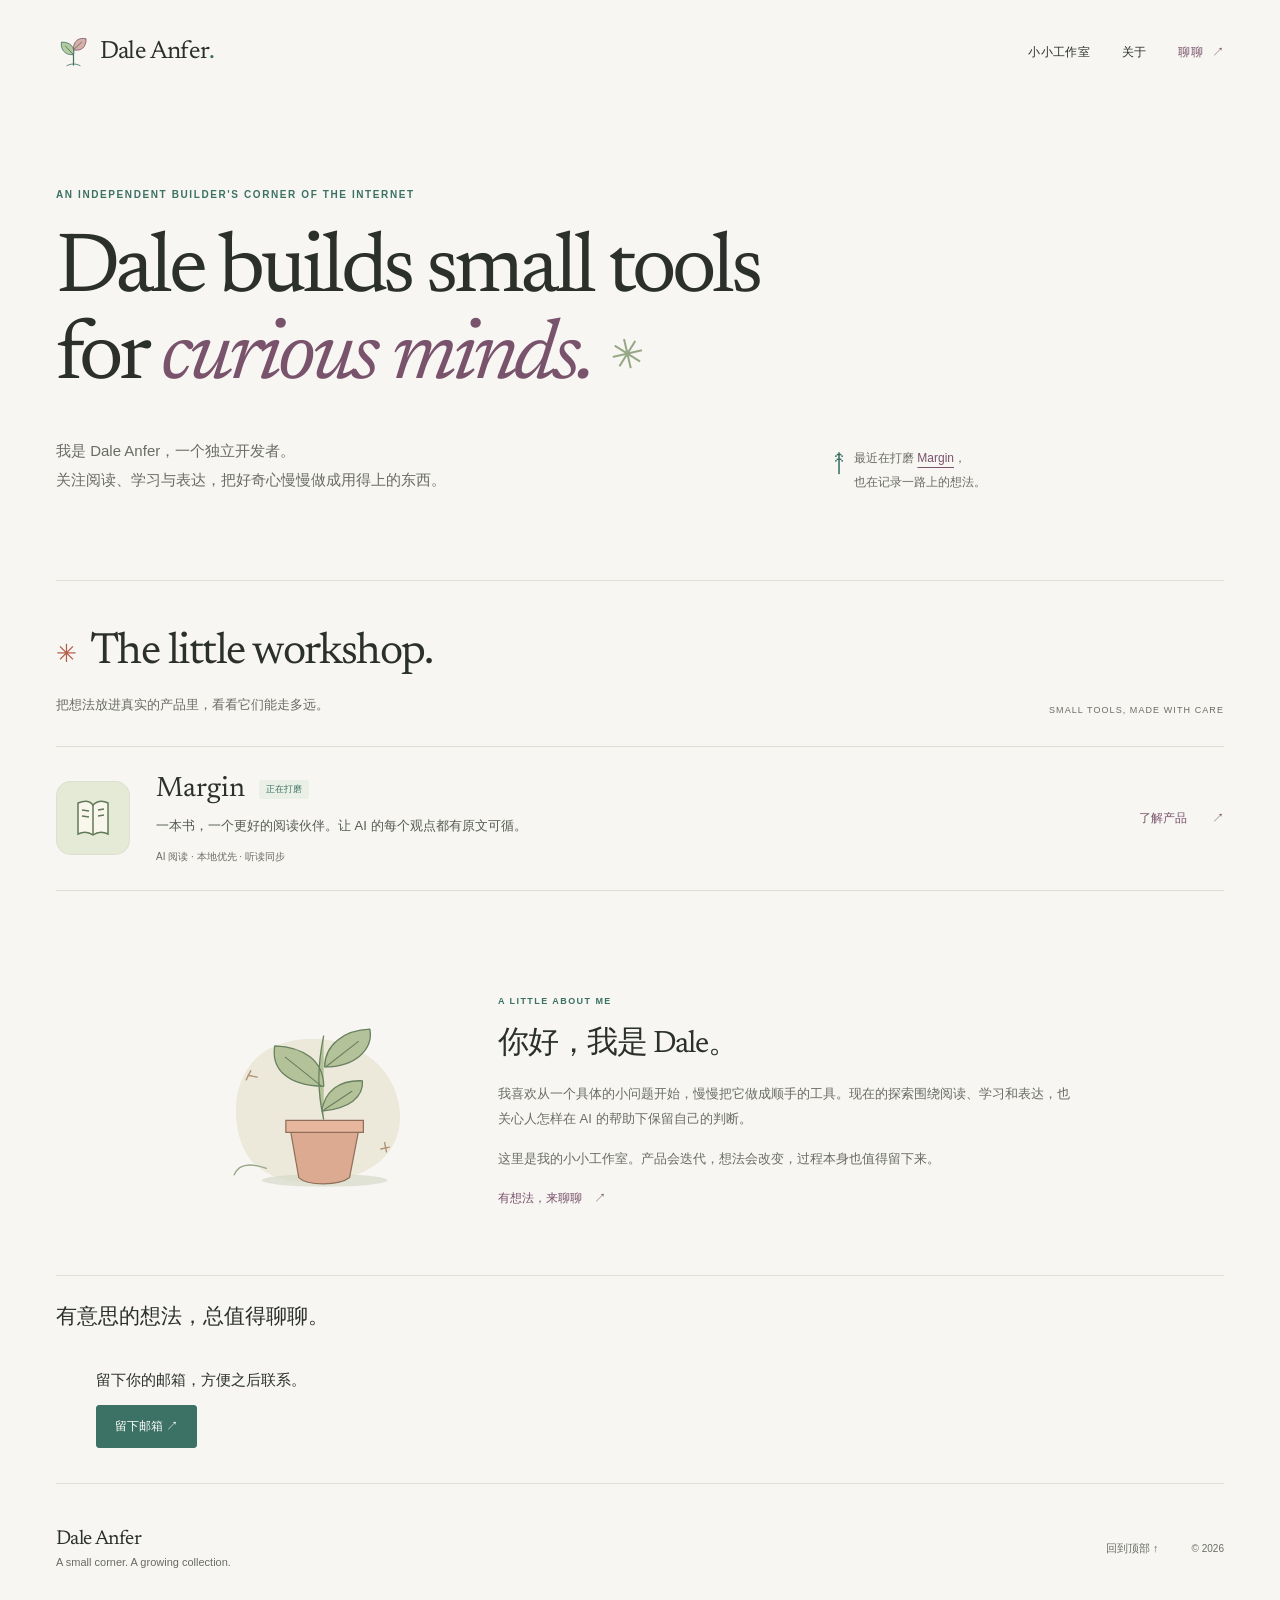
<file: garden.html>
<!doctype html>
<html lang="zh-CN">
  <head>
    <meta charset="utf-8">
    <meta name="viewport" content="width=device-width, initial-scale=1">
    <meta name="theme-color" content="#f7f6f2">
    <meta name="description" content="Dale Anfer 的个人工作室。探索阅读、学习与表达，慢慢构建 Margin，记录沿途的产品思考。">
    <title>Dale Anfer — Small tools, curious minds.</title>
    <link rel="icon" type="image/svg+xml" href="assets/mark.svg">
    <link rel="preload" href="assets/newsreader-regular.ttf" as="font" type="font/ttf" crossorigin>
    <link rel="stylesheet" href="garden.css">
    <script src="profile.js"></script>
    <script src="products.js"></script>
    <script type="module" src="app.js"></script>
  </head>
  <body>
    <a class="skip-link" href="#main">跳到主要内容</a>
    <header class="site-header shell" id="top">
      <a class="identity" href="index.html" aria-label="Dale Anfer 首页">
        <img src="assets/mark.svg" width="36" height="36" alt="">
        <span data-profile-name>Dale Anfer</span><span class="identity-period">.</span>
      </a>
      <nav aria-label="主导航">
        <a href="#products">小小工作室</a>
        <a href="#about">关于</a>
        <a class="nav-letter" href="#contact" data-contact-open>聊聊 <span aria-hidden="true">↗</span></a>
      </nav>
    </header>
    <main id="main">
      <section class="hero shell" aria-labelledby="hero-title">
        <p class="eyebrow">AN INDEPENDENT BUILDER'S CORNER OF THE INTERNET</p>
        <h1 id="hero-title" lang="en">Dale builds small tools<br>for <em>curious minds.</em><span class="hero-asterisk" aria-hidden="true">✳</span></h1>
        <div class="hero-intro">
          <p>我是 <span data-profile-name>Dale Anfer</span>，一个独立开发者。<br>关注阅读、学习与表达，把好奇心慢慢做成用得上的东西。</p>
          <p class="currently"><span class="small-sprout" aria-hidden="true">↟</span> 最近在打磨 <a href="#products" data-featured-name>Margin</a>，<br class="desktop-break">也在记录一路上的想法。</p>
        </div>
      </section>
      <section class="workshop shell" id="products" aria-labelledby="products-title">
        <div class="workshop-heading">
          <div><div class="heading-pair"><span class="section-flower coral" aria-hidden="true">✳</span><h2 id="products-title" lang="en">The little workshop.</h2></div><p>把想法放进真实的产品里，看看它们能走多远。</p></div>
          <span class="quiet-label">SMALL TOOLS, MADE WITH CARE</span>
        </div>
        <div class="product-list">
          <article class="product-row" data-product-id="margin">
            <div class="product-icon margin-icon" aria-hidden="true"><svg viewBox="0 0 64 64"><path d="M17 17c7-3 12-2 15 2 4-4 9-5 15-2v31c-6-3-11-2-15 1-4-3-9-4-15-1Z" fill="#f9f7ec" stroke="currentColor" stroke-width="1.5"/><path d="M32 19v30m-11-25 7 1m-7 5 7 1m9-7 6-1m-6 7 6-1" fill="none" stroke="currentColor" stroke-width="1.5"/></svg></div>
            <div class="product-info"><div class="product-title"><h3><button type="button" data-product-open="margin">Margin</button></h3><span class="product-badge">正在打磨</span></div><p>一本书，一个更好的阅读伙伴。让 AI 的每个观点都有原文可循。</p><span class="product-category">AI 阅读 · 本地优先 · 听读同步</span></div>
            <button class="product-explore" type="button" data-product-open="margin" aria-label="了解 Margin">了解产品 <span aria-hidden="true">↗</span></button>
          </article>
        </div>
        <noscript><p class="no-script-note">Margin 仍在开发中。可以通过下方联系入口留下邮箱。</p></noscript>
      </section>
      <section class="about shell" id="about" aria-labelledby="about-title">
        <div class="about-sketch" aria-hidden="true"><img src="assets/slow-growing.svg" width="260" height="230" alt="" loading="lazy"></div>
        <div class="about-copy"><p class="eyebrow">A LITTLE ABOUT ME</p><h2 id="about-title">你好，我是 Dale。</h2><p>我喜欢从一个具体的小问题开始，慢慢把它做成顺手的工具。现在的探索围绕阅读、学习和表达，也关心人怎样在 AI 的帮助下保留自己的判断。</p><p>这里是我的小小工作室。产品会迭代，想法会改变，过程本身也值得留下来。</p><a class="text-link" href="#contact" data-contact-open>有想法，来聊聊 <span aria-hidden="true">↗</span></a></div>
      </section>
      <section class="contact shell" id="contact" aria-labelledby="contact-title"><details id="contact-details" open><summary id="contact-title">有意思的想法，总值得聊聊。</summary><div class="contact-inner"><p>留下你的邮箱，方便之后联系。</p><a class="solid-button" href="index.html#contact">留下邮箱 ↗</a></div></details></section>
    </main>
    <footer class="site-footer shell"><div><a class="footer-name" href="#top" data-profile-name>Dale Anfer</a><p lang="en">A small corner. A growing collection.</p></div><div class="footer-links"><a data-social="github" hidden>GitHub ↗</a><a data-social="x" hidden>X ↗</a><a data-social="newsletter" hidden>订阅 ↗</a><a href="#top">回到顶部 ↑</a></div><span class="footer-year">© <span id="year">2026</span></span></footer>
    <dialog id="product-dialog" aria-labelledby="dialog-title">
      <button class="dialog-close" type="button" aria-label="关闭产品介绍">×</button>
      <span class="dialog-eyebrow" id="dialog-category"></span><h2 id="dialog-title"></h2><p class="dialog-tagline" id="dialog-tagline"></p><p id="dialog-description"></p><div class="dialog-note"><span class="small-sprout" aria-hidden="true">↟</span><p id="dialog-stage"></p></div><a class="solid-button" id="product-destination" href="#contact">聊聊这个产品 <span aria-hidden="true">↗</span></a>
    </dialog>
  </body>
</html>
</file>
<file: garden.css>
@font-face {
  font-family: "Newsreader";
  font-style: normal;
  font-weight: 400;
  font-display: swap;
  src: url("assets/newsreader-regular.woff2") format("woff2");
}
@font-face {
  font-family: "Newsreader";
  font-style: italic;
  font-weight: 400;
  font-display: swap;
  src: url("assets/newsreader-italic.woff2") format("woff2");
}
:root {
  color-scheme: light;
  --paper: #f7f6f2;
  --ink: #2b302c;
  --muted: #696c64;
  --green: #3c7166;
  --plum: #79536c;
  --coral: #b45d48;
  --line: #dedfd5;
  --serif: "Newsreader", Georgia, "Songti SC", "STSong", "SimSun", serif;
  --sans: -apple-system, BlinkMacSystemFont, "Segoe UI", "Microsoft YaHei", sans-serif;
}
*, *::before, *::after { box-sizing: border-box; }
html { scroll-behavior: smooth; scroll-padding-top: 30px; }
body { margin: 0; color: var(--ink); background: var(--paper); font-family: var(--sans); font-size: 15px; -webkit-font-smoothing: antialiased; }
::selection { color: #25352f; background: #d6e4c5; }
a { color: inherit; text-decoration: none; text-underline-offset: 5px; text-decoration-thickness: 1px; }
button, input, select, textarea { font: inherit; }
button, summary, select { cursor: pointer; }
button { color: inherit; }
button:disabled { cursor: wait; }
img, svg { display: block; max-width: 100%; }
button, a, summary, input, select, textarea { -webkit-tap-highlight-color: transparent; }
:focus-visible { outline: 2px solid var(--green); outline-offset: 5px; }
[hidden] { display: none !important; }
.shell { width: min(1180px, calc(100% - 112px)); margin-inline: auto; }
.skip-link { position: fixed; top: -70px; left: 20px; z-index: 100; padding: 12px 20px; color: white; background: var(--green); }
.skip-link:focus { top: 16px; }
.site-header { display: flex; align-items: center; justify-content: space-between; min-height: 105px; gap: 32px; }
.identity { display: inline-flex; align-items: center; gap: 9px; white-space: nowrap; font-family: var(--serif); font-size: 25px; letter-spacing: -.8px; }
.identity img { width: 35px; height: 35px; }
.identity-period { margin-left: -9px; color: var(--green); }
.site-header nav { display: flex; align-items: center; gap: 32px; font-size: 12px; letter-spacing: .025em; }
.site-header nav a { padding-block: 10px; }
.site-header nav a:hover { color: var(--green); }
.nav-letter { color: var(--plum); }
.nav-letter span { margin-left: 5px; }
.hero { position: relative; padding-block: 82px 86px; }
.eyebrow { margin: 0 0 25px; color: var(--green); font-size: 10px; font-weight: 600; line-height: 1.6; letter-spacing: .16em; }
.hero h1 { position: relative; display: inline-block; margin: 0; font-family: var(--serif); font-size: clamp(64px, 6.6vw, 94px); font-weight: 400; line-height: 1.03; letter-spacing: -.048em; }
.hero h1 em { color: var(--plum); font-weight: 400; }
.hero-asterisk { display: inline-block; margin-left: 18px; color: #96a786; font-family: Georgia, serif; font-size: 41px; font-weight: 400; vertical-align: 9px; transform: rotate(-13deg); }
.hero-intro { display: grid; grid-template-columns: minmax(0, 1fr) auto; gap: 60px; align-items: end; max-width: 930px; margin-top: 35px; }
.hero-intro > p { margin: 0; color: var(--muted); font-size: 15px; line-height: 1.9; }
.hero-intro .currently { position: relative; padding-left: 22px; font-size: 12px; line-height: 1.95; }
.small-sprout { color: var(--green); font-family: Georgia, serif; font-size: 25px; }
.currently > .small-sprout { position: absolute; top: -8px; left: 0; }
.currently a { color: var(--plum); text-decoration: underline; }
.garden { border-top: 1px solid var(--line); padding-block: 52px 68px; }
.heading-pair { display: flex; align-items: baseline; gap: 13px; }
.heading-pair h2 { margin: 0; font-family: var(--serif); font-size: 44px; line-height: 1.12; font-weight: 400; letter-spacing: -.035em; }
.section-flower { align-self: center; color: var(--green); font: 25px/1 Georgia, serif; }
.section-flower.coral { color: var(--coral); }
.section-intro > p, .workshop-heading > div > p { margin: 15px 0 0; color: var(--muted); font-size: 13px; line-height: 1.8; }
.garden-grid { display: grid; grid-template-columns: minmax(0, 2.3fr) minmax(245px, 1fr); gap: 58px; margin-top: 37px; }
.column-heading { display: flex; align-items: center; justify-content: space-between; gap: 20px; margin-bottom: 20px; }
.column-heading h3 { margin: 0; font-family: var(--serif); font-size: 20px; font-weight: 400; }
.column-heading > span { color: var(--muted); font-size: 9px; letter-spacing: .13em; white-space: nowrap; }
.essay-grid { display: grid; grid-template-columns: repeat(2, minmax(0, 1fr)); gap: 25px; }
.essay-card { min-width: 0; }
.essay-image { display: block; overflow: hidden; background: #f0eadf; border: 1px solid #e4e1d8; border-radius: 3px; }
.essay-image img { width: 100%; height: auto; aspect-ratio: 1.44; object-fit: cover; transition: transform 400ms ease; }
.essay-card:hover .essay-image img { transform: scale(1.025); }
.desk-image { background: #ece8e9; }
.essay-meta { display: flex; flex-wrap: wrap; align-items: center; gap: 12px; margin-top: 20px; color: var(--muted); font-size: 10px; }
.growth { display: inline-flex; align-items: center; gap: 5px; color: var(--green); }
.growth > span { font: 18px/1 Georgia, serif; }
.essay-card h4 { margin: 11px 0 12px; font-family: var(--serif); font-size: 24px; font-weight: 400; line-height: 1.5; letter-spacing: -.025em; }
.essay-card h4 a:hover, .note-list a:hover { color: var(--plum); }
.essay-card > p { margin: 0 0 17px; color: var(--muted); font-size: 12px; line-height: 1.9; }
.text-link { display: inline-flex; align-items: center; gap: 12px; color: var(--plum); font-size: 12px; line-height: 1.8; }
.text-link:hover { text-decoration: underline; }
.text-link > span { transition: transform 180ms ease; }
.text-link:hover > span { transform: translate(2px, -2px); }
.aside-intro { margin: -3px 0 21px; color: var(--muted); font-size: 12px; line-height: 1.8; }
.note-list { display: grid; gap: 23px; padding: 0; margin: 0; list-style: none; }
.note-list li { display: grid; grid-template-columns: 15px 1fr; gap: 8px; align-items: baseline; }
.note-symbol { color: var(--green); font: 17px/1 Georgia, serif; }
.note-list a { display: block; font-size: 14px; line-height: 1.7; }
.note-list li div > span { display: block; margin-top: 6px; color: var(--muted); font-size: 10px; }
.margin-note { margin-top: 34px; padding-top: 17px; border-top: 1px solid var(--line); color: var(--green); }
.margin-note > svg { margin: 0 auto -4px; }
.margin-note p { margin: 0; text-align: center; font-family: var(--serif); font-size: 23px; line-height: 1.15; letter-spacing: -.025em; }
.margin-note > span { display: block; margin-top: 10px; color: var(--muted); font-size: 10px; text-align: center; }
.workshop { padding-block: 48px 38px; border-top: 1px solid var(--line); }
.workshop-heading { display: flex; align-items: end; justify-content: space-between; gap: 32px; padding-bottom: 29px; }
.quiet-label { padding-bottom: 2px; color: var(--muted); font-size: 9px; letter-spacing: .12em; }
.product-list { border-top: 1px solid var(--line); }
.product-row { display: grid; grid-template-columns: 74px 1fr auto; align-items: center; gap: 26px; padding-block: 26px; border-bottom: 1px solid var(--line); }
.product-icon { display: grid; width: 74px; height: 74px; place-items: center; border: 1px solid rgba(65,77,60,.06); border-radius: 15px; }
.product-icon svg { width: 64px; height: 64px; }
.margin-icon { color: #617958; background: #e5ead7; }
.portfolio-icon { color: #766282; background: #eae2eb; }
.frame-icon { color: #a86d46; background: #f0e0cf; }
.product-title { display: flex; align-items: center; flex-wrap: wrap; gap: 14px; }
.product-title h3 { margin: 0; font-family: var(--serif); font-size: 28px; font-weight: 400; letter-spacing: -.045em; line-height: 1.2; }
.product-title button { padding: 0; color: inherit; background: none; border: 0; font: inherit; text-align: left; }
.product-title button:hover { color: var(--green); }
.product-badge { padding: 3px 7px; color: var(--green); background: #eaf0e5; border-radius: 3px; font-size: 9px; white-space: nowrap; }
.product-info > p { margin: 8px 0; color: #555b53; font-size: 13px; line-height: 1.8; }
.product-category { color: var(--muted); font-size: 10px; }
.product-explore { display: inline-flex; align-items: center; gap: 25px; padding: 10px 0 10px 18px; color: var(--plum); background: transparent; border: 0; font-size: 12px; white-space: nowrap; }
.product-explore:hover { text-decoration: underline; text-underline-offset: 5px; }
.no-script-note { color: var(--muted); font-size: 12px; line-height: 1.8; }
.about { display: grid; grid-template-columns: 240px minmax(0, 1fr); align-items: center; gap: 58px; padding-block: 65px; max-width: 880px; }
.about-sketch img { width: 240px; height: auto; }
.about-copy .eyebrow { margin-bottom: 13px; font-size: 9px; }
.about-copy h2 { margin: 0 0 18px; font-family: var(--serif); font-size: 31px; font-weight: 400; letter-spacing: -.04em; }
.about-copy > p:not(.eyebrow) { margin: 0 0 14px; color: var(--muted); font-size: 13px; line-height: 1.95; }
.about-copy > .text-link { margin-top: 3px; }
.contact { padding-bottom: 45px; }
.contact details { border-top: 1px solid var(--line); border-bottom: 1px solid var(--line); }
.contact summary { display: flex; align-items: center; justify-content: space-between; gap: 20px; padding-block: 26px; list-style: none; }
.contact summary::-webkit-details-marker { display: none; }
.contact summary > span:first-child { display: flex; align-items: center; gap: 15px; }
.letter-icon { color: var(--green); font-size: 25px; }
#contact-title { font-family: var(--serif); font-size: 21px; font-weight: 400; }
.contact-summary-link { color: var(--plum); font-size: 12px; white-space: nowrap; }
.contact-summary-link > span { margin-left: 14px; }
.contact-inner { max-width: 760px; padding: 0 0 35px 40px; }
#contact-help { margin: 0 0 24px; color: var(--muted); font-size: 12px; line-height: 1.8; }
#contact-form { display: grid; gap: 20px; }
#contact-form label { display: grid; gap: 9px; font-size: 12px; }
.field-row { display: grid; grid-template-columns: 1fr 1fr; gap: 20px; }
input, select, textarea { width: 100%; min-height: 44px; padding: 11px 13px; color: var(--ink); background: #fffefa; border: 1px solid #d6d8cd; border-radius: 3px; }
textarea { resize: vertical; line-height: 1.8; }
input:focus, select:focus, textarea:focus { outline: 2px solid #c2d7c2; outline-offset: 1px; border-color: var(--green); }
.form-actions { display: flex; align-items: center; flex-wrap: wrap; gap: 15px; }
.solid-button { display: inline-flex; align-items: center; justify-content: center; gap: 20px; min-height: 43px; padding: 11px 18px; color: #fffefa; background: var(--green); border: 1px solid var(--green); border-radius: 3px; font-size: 12px; line-height: 1.5; }
.solid-button:hover { background: #2b594e; border-color: #2b594e; }
#form-status { margin: 0; color: var(--green); font-size: 11px; line-height: 1.6; }
.form-footnote { margin: 9px 0 0; color: var(--muted); font-size: 11px; }
.site-footer { display: grid; grid-template-columns: 1fr auto auto; align-items: center; gap: 33px; padding-block: 0 38px; }
.footer-name { font-family: var(--serif); font-size: 20px; letter-spacing: -.03em; }
.site-footer p { margin: 7px 0 0; color: var(--muted); font-size: 11px; }
.footer-links { display: flex; flex-wrap: wrap; gap: 21px; color: var(--muted); font-size: 11px; }
.footer-links a:hover { color: var(--green); }
.footer-year { color: var(--muted); font-size: 10px; }
dialog { width: min(540px, calc(100% - 40px)); max-height: calc(100dvh - 50px); padding: 48px 38px 36px; color: var(--ink); background: var(--paper); border: 1px solid var(--line); border-radius: 5px; box-shadow: 0 24px 100px #23312b25; }
dialog::backdrop { background: #25342e66; backdrop-filter: blur(4px); }
.dialog-close { position: absolute; top: 12px; right: 14px; display: grid; width: 36px; height: 36px; place-items: center; color: var(--muted); background: transparent; border: 0; font-size: 25px; }
.dialog-eyebrow { color: var(--green); font-size: 10px; letter-spacing: .13em; }
dialog h2 { margin: 15px 0 11px; font-family: var(--serif); font-size: 43px; font-weight: 400; letter-spacing: -.04em; overflow-wrap: anywhere; }
.dialog-tagline { margin: 0 0 22px; color: var(--plum); font-size: 15px; line-height: 1.8; }
#dialog-description { color: var(--muted); font-size: 14px; line-height: 1.9; }
.dialog-note { display: flex; align-items: start; gap: 12px; padding: 14px 0 19px; border-top: 1px solid var(--line); }
.dialog-note .small-sprout { margin-top: 7px; }
.dialog-note p { margin: 12px 0 0; color: var(--muted); font-size: 12px; line-height: 1.8; }
.article-header { border-bottom: 1px solid var(--line); }
.article-header nav { gap: 25px; }
.article-page { max-width: 780px; padding-block: 55px 70px; }
.back-link { color: var(--green); font-size: 12px; }
.article-meta { display: flex; align-items: center; gap: 14px; margin-top: 45px; color: var(--muted); font-size: 11px; }
.article-page h1 { margin: 20px 0 23px; font-family: var(--serif); font-size: clamp(34px, 3.7vw, 51px); font-weight: 400; line-height: 1.4; letter-spacing: -.04em; text-wrap: balance; }
.article-lead { margin: 0 0 26px; color: var(--muted); font-size: 16px; line-height: 1.95; }
.article-byline { color: var(--muted); font-size: 11px; }
.article-cover { width: 100%; max-height: 360px; margin-block: 35px 44px; object-fit: cover; border: 1px solid var(--line); border-radius: 3px; }
.prose { max-width: 690px; margin-inline: auto; font-size: 15px; line-height: 2.05; }
.prose h2 { margin: 40px 0 16px; font-family: var(--serif); font-size: 26px; font-weight: 400; line-height: 1.55; letter-spacing: -.025em; }
.prose p { margin: 0 0 22px; }
.prose a { color: var(--plum); text-decoration: underline; }
.prose blockquote { margin: 32px 0; padding: 12px 0 12px 23px; color: var(--green); border-left: 2px solid #91aa89; font-family: var(--serif); font-size: 23px; line-height: 1.7; }
.prose ul { padding-left: 22px; margin-bottom: 25px; }
.prose li { padding-left: 5px; margin-bottom: 7px; }
.article-end { display: flex; align-items: center; justify-content: space-between; gap: 25px; margin-top: 45px; padding-block: 25px; border-top: 1px solid var(--line); }
.article-end p { margin: 0; color: var(--muted); font-size: 12px; line-height: 1.8; }
.article-page + .site-footer { border-top: 1px solid var(--line); padding-top: 30px; }
@media (min-width: 1600px) {
  .hero { padding-block: 94px; }
}
@media (max-width: 1100px) {
  .shell { width: calc(100% - 72px); }
  .hero { padding-block: 65px; }
  .hero h1 { font-size: 77px; }
  .hero-intro { gap: 30px; }
  .garden-grid { gap: 35px; grid-template-columns: minmax(0, 2fr) minmax(220px, 1fr); }
  .essay-grid { gap: 20px; }
  .essay-card h4 { font-size: 21px; }
  .column-heading { gap: 10px; }
  .quiet-label { display: none; }
}
@media (max-width: 800px) {
  .site-header { min-height: 85px; }
  .site-header nav { gap: 22px; }
  .hero { padding-block: 52px 60px; }
  .hero h1 { font-size: 66px; }
  .hero-asterisk { font-size: 30px; margin-left: 10px; }
  .hero-intro { grid-template-columns: 1fr; gap: 20px; }
  .hero-intro .currently { display: flex; align-items: baseline; flex-wrap: wrap; gap: 5px; padding-left: 20px; }
  .desktop-break { display: none; }
  .garden-grid { grid-template-columns: 1fr; gap: 44px; }
  .field-notes { padding-top: 27px; border-top: 1px solid var(--line); }
  .note-list { grid-template-columns: repeat(2, minmax(0,1fr)); gap: 25px 32px; }
  .margin-note { display: none; }
  .essay-card h4 { font-size: 24px; }
  .about { grid-template-columns: 180px 1fr; gap: 36px; }
  .about-sketch img { width: 180px; }
}
@media (max-width: 560px) {
  .shell { width: calc(100% - 40px); }
  .site-header { min-height: 80px; gap: 15px; }
  .identity { gap: 5px; font-size: 21px; }
  .identity img { width: 29px; height: 29px; }
  .identity-period { margin-left: -5px; }
  .site-header nav { gap: 18px; font-size: 11px; }
  .site-header nav a:nth-child(3), .site-header .nav-letter { display: none; }
  .hero { padding-block: 46px 43px; }
  .hero .eyebrow { margin-bottom: 23px; max-width: 290px; font-size: 8px; letter-spacing: .12em; }
  .hero h1 { font-size: clamp(43px, 10.6vw, 58px); line-height: 1.08; letter-spacing: -.05em; }
  .hero-asterisk { margin-left: 6px; font-size: 23px; vertical-align: 4px; }
  .hero-intro { margin-top: 26px; gap: 17px; }
  .hero-intro > p { font-size: 12px; line-height: 1.95; }
  .hero-intro .currently { display: block; max-width: 320px; font-size: 11px; }
  .garden { padding-block: 35px 39px; }
  .heading-pair { gap: 9px; }
  .heading-pair h2 { font-size: 34px; letter-spacing: -.04em; }
  .section-flower { font-size: 21px; }
  .section-intro > p, .workshop-heading > div > p { max-width: 340px; font-size: 11px; line-height: 1.9; }
  .garden-grid { margin-top: 29px; }
  .column-heading { margin-bottom: 17px; }
  .column-heading h3 { font-size: 18px; }
  .column-heading > span { font-size: 8px; }
  .essay-grid { grid-template-columns: 1fr; gap: 35px; }
  .essay-image img { aspect-ratio: 1.6; }
  .essay-meta { margin-top: 15px; }
  .essay-card h4 { margin-top: 10px; font-size: 24px; }
  .essay-card > p { font-size: 12px; max-width: 340px; }
  .note-list { grid-template-columns: 1fr; gap: 22px; }
  .note-list a { font-size: 13px; }
  .workshop { padding-block: 35px 25px; }
  .workshop-heading { padding-bottom: 23px; }
  .product-row { grid-template-columns: 55px minmax(0, 1fr); gap: 0 17px; padding-block: 24px; align-items: start; }
  .product-icon { width: 55px; height: 55px; border-radius: 12px; }
  .product-icon svg { width: 50px; height: 50px; }
  .product-title { gap: 7px 10px; }
  .product-title h3 { font-size: 24px; }
  .product-badge { font-size: 8px; }
  .product-info > p { margin-block: 9px; font-size: 11px; }
  .product-category { font-size: 9px; }
  .product-explore { grid-column: 2; justify-self: start; padding: 14px 0 0; gap: 18px; font-size: 11px; }
  .about { grid-template-columns: 1fr; gap: 15px; padding-block: 23px 40px; }
  .about-sketch { width: 150px; margin-inline: auto; }
  .about-sketch img { width: 150px; }
  .about-copy h2 { font-size: 29px; }
  .about-copy > p:not(.eyebrow) { font-size: 12px; }
  .contact { padding-bottom: 32px; }
  .contact summary { align-items: start; padding-block: 22px; gap: 12px; }
  .contact summary > span:first-child { gap: 10px; }
  .letter-icon { font-size: 20px; }
  #contact-title { font-size: 16px; line-height: 1.6; }
  .contact-summary-link { padding-top: 5px; font-size: 10px; }
  .contact-summary-link > span { margin-left: 3px; }
  .contact-inner { padding-left: 0; }
  .field-row { grid-template-columns: 1fr; }
  .site-footer { grid-template-columns: 1fr auto; gap: 18px; padding-bottom: 28px; }
  .footer-links { gap: 14px; }
  .footer-year { grid-column: 2; justify-self: end; }
  .site-footer p { font-size: 10px; }
  .footer-name { font-size: 18px; }
  dialog { padding: 45px 25px 28px; }
  dialog h2 { font-size: 35px; }
  .article-page { padding-block: 30px 42px; }
  .article-meta { margin-top: 35px; }
  .article-page h1 { font-size: 32px; }
  .article-lead { font-size: 14px; }
  .article-cover { margin-block: 28px; }
  .prose { font-size: 14px; }
  .prose h2 { font-size: 23px; }
  .prose blockquote { font-size: 21px; }
  .article-end { flex-wrap: wrap; }
}
@media (prefers-reduced-motion: reduce) {
  html { scroll-behavior: auto; }
  *, *::before, *::after { transition: none !important; animation: none !important; }
}
</file>
